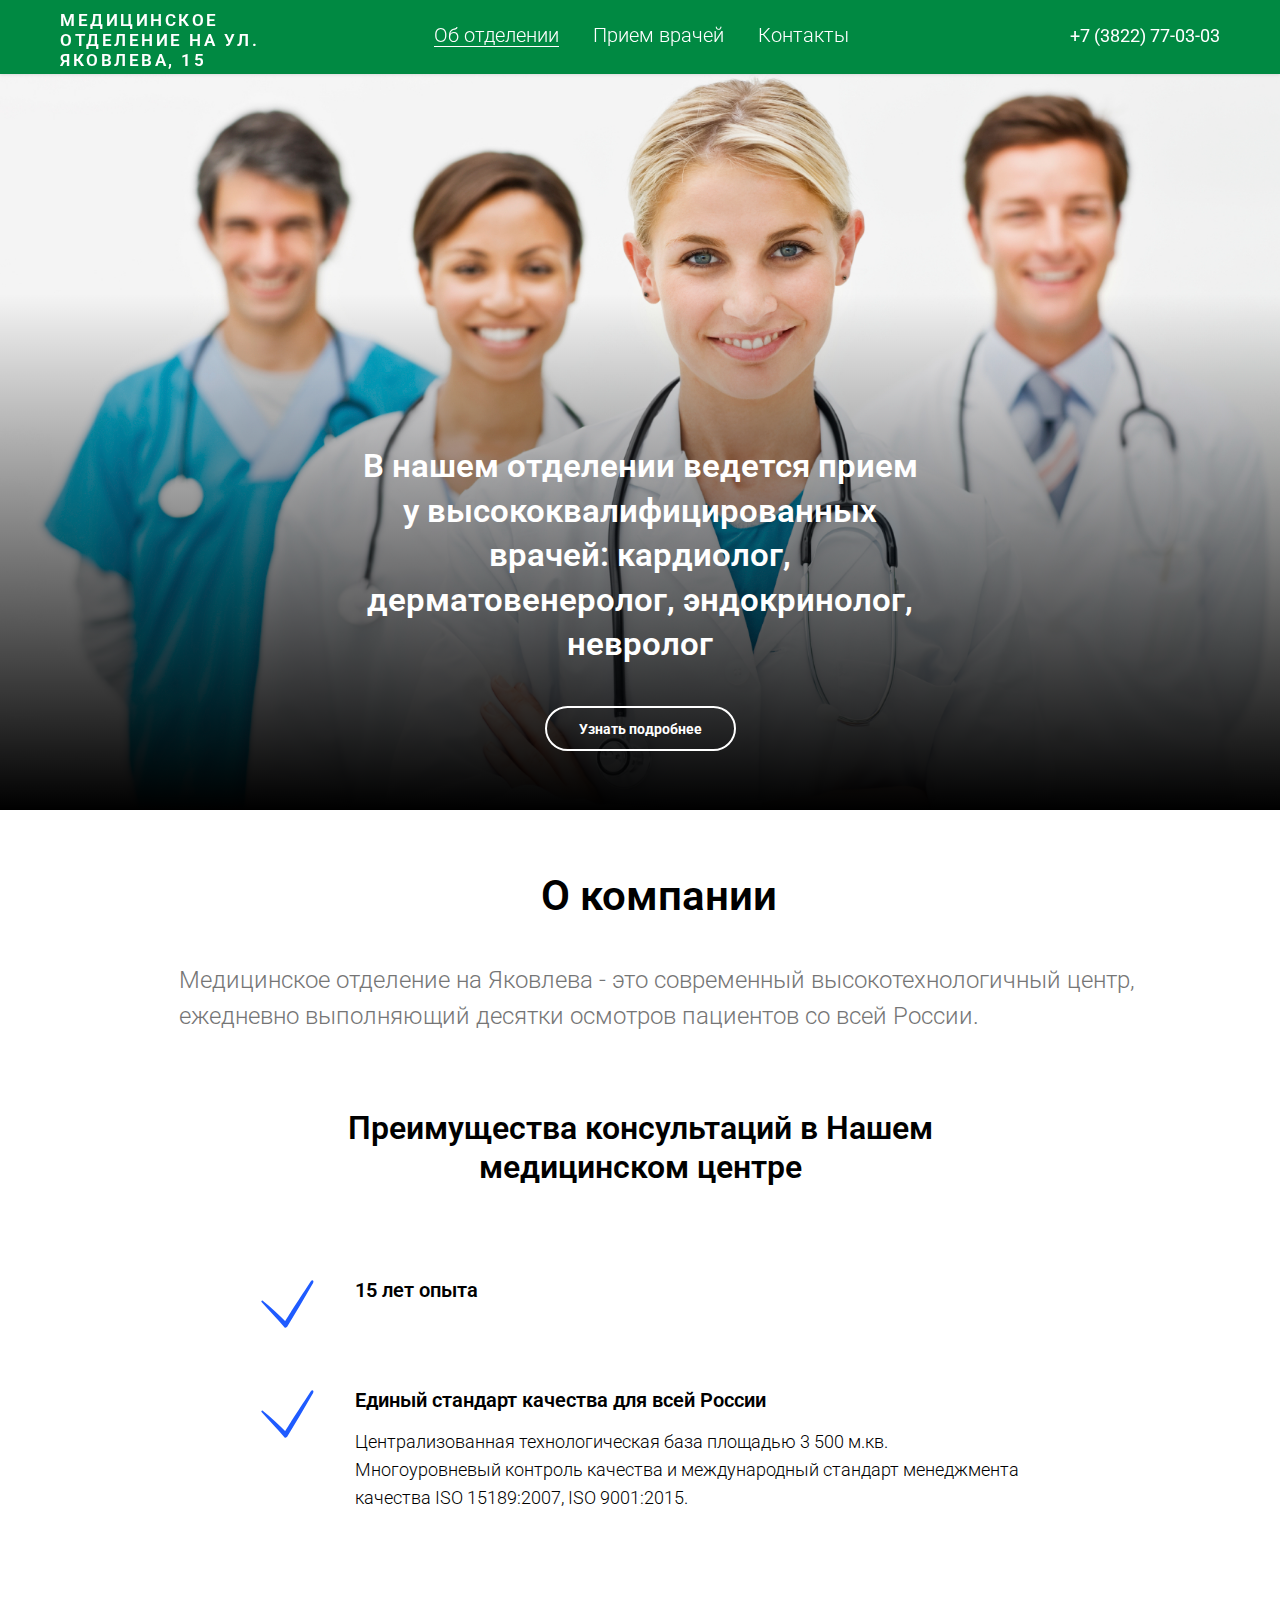
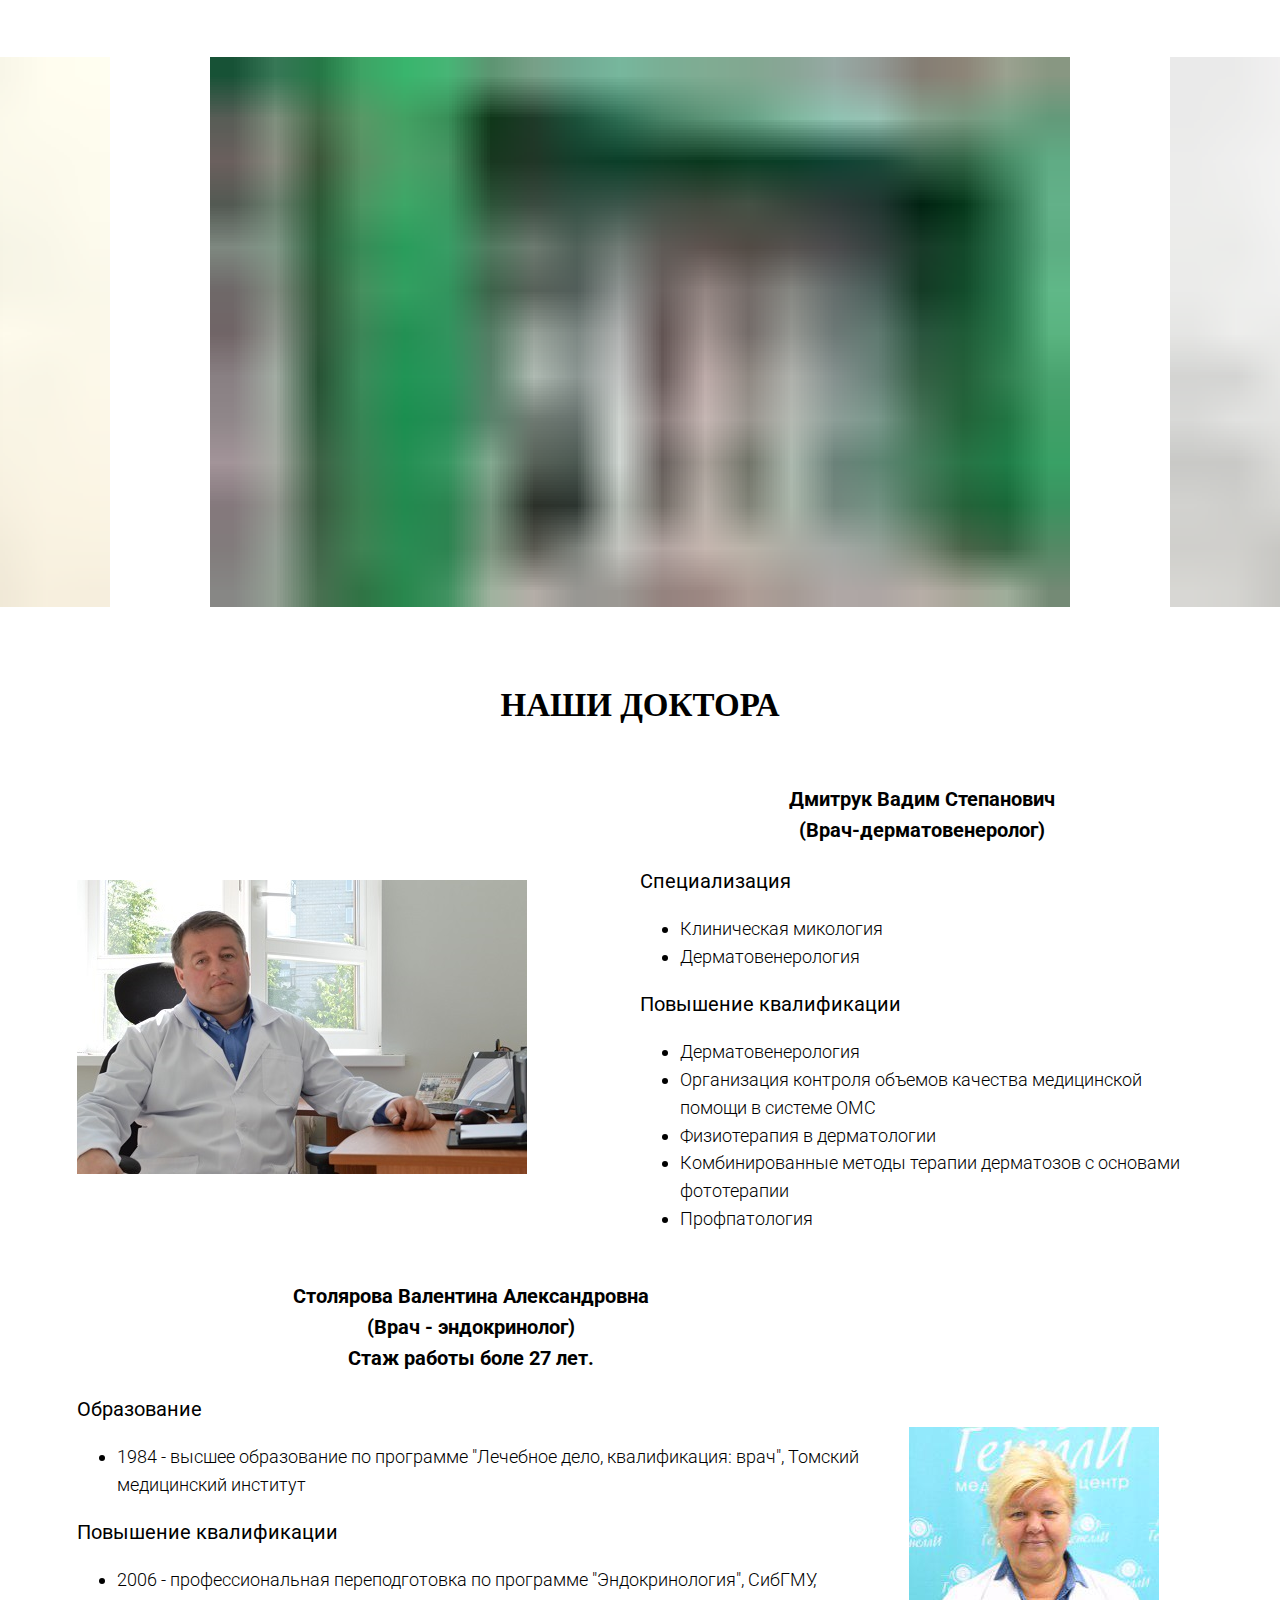
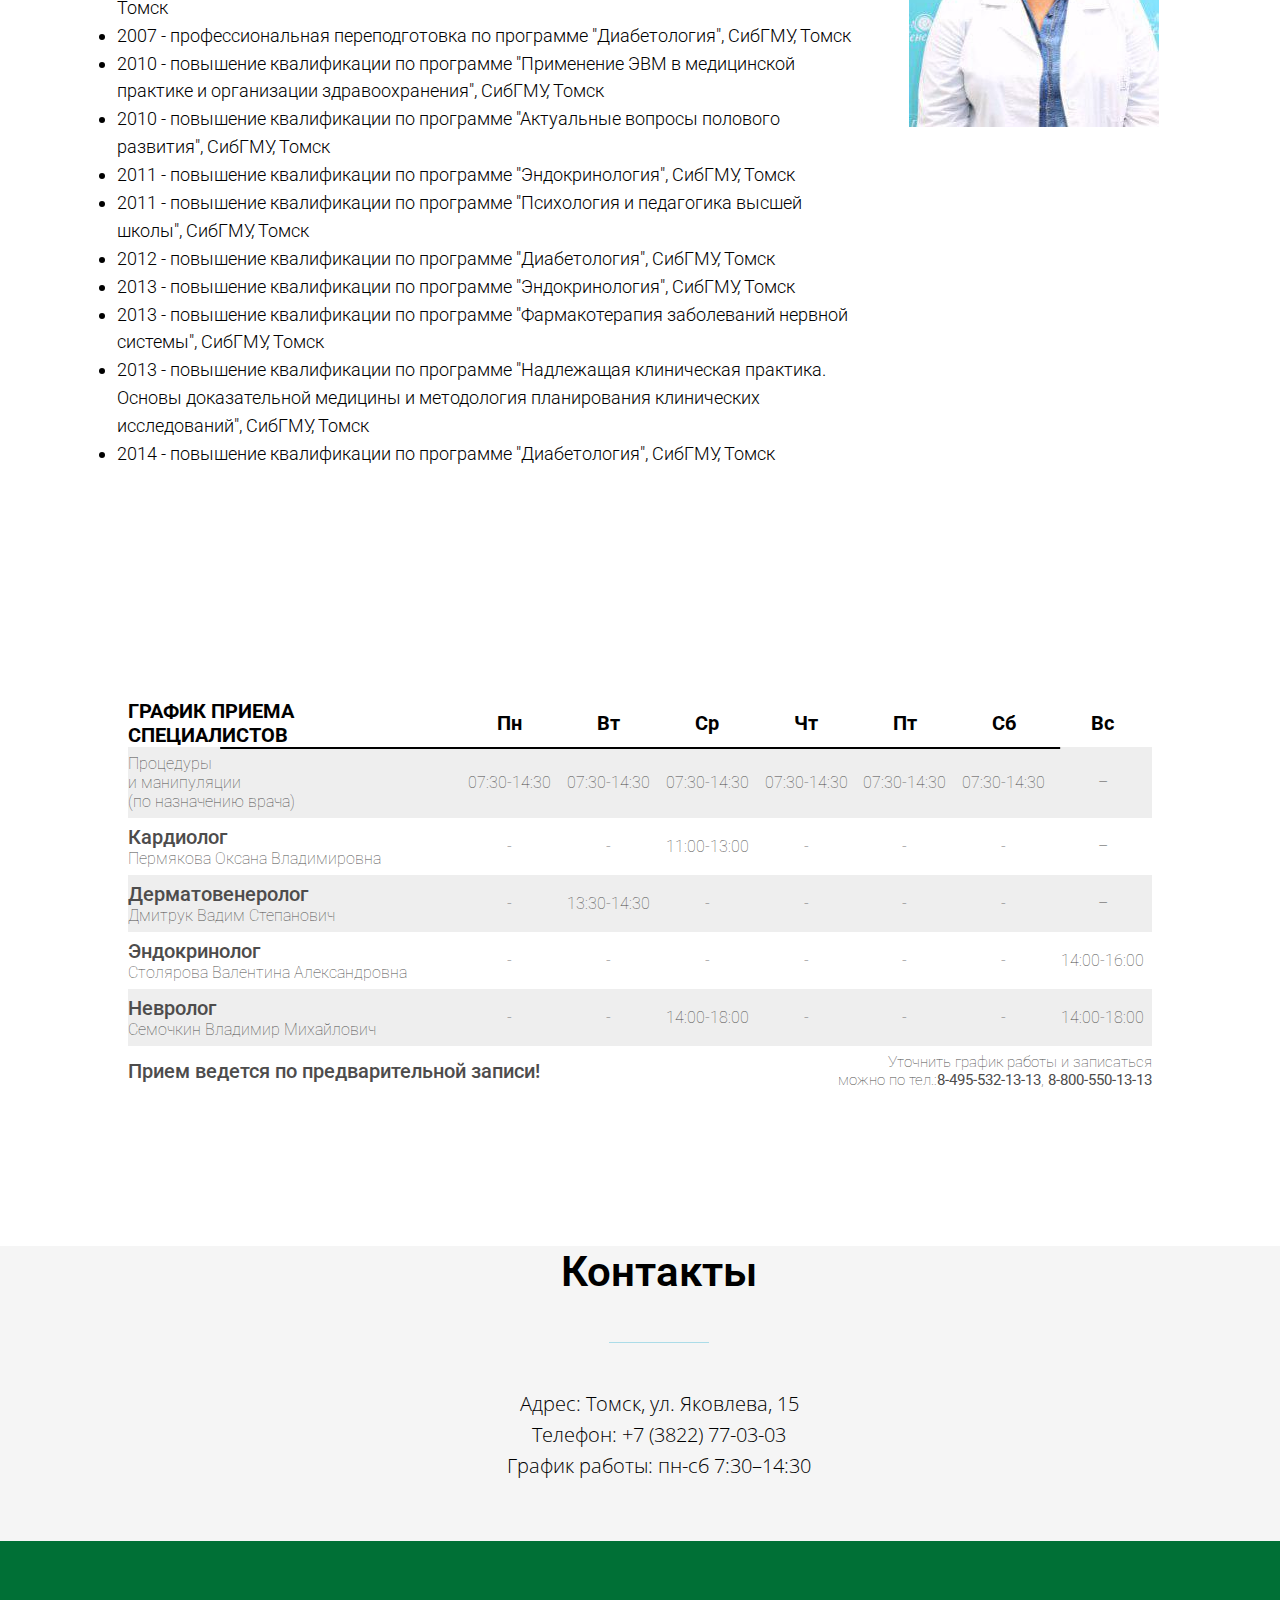
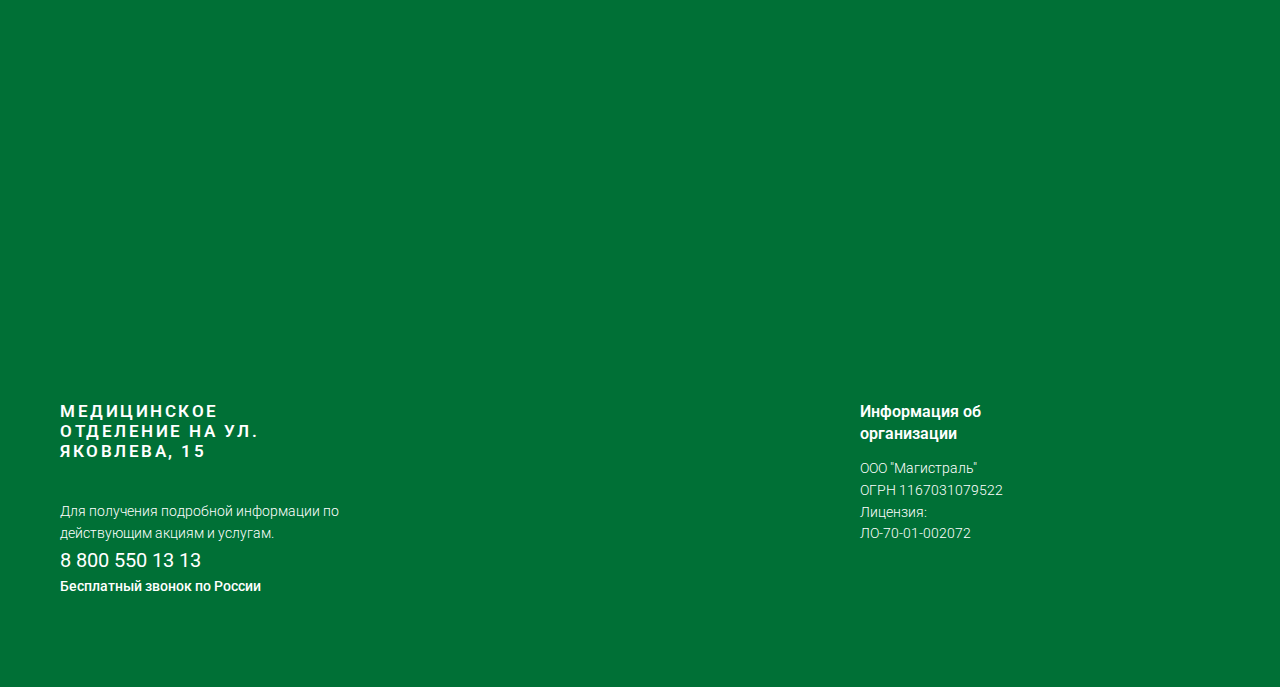
<file: index.html>
<!DOCTYPE html>
<html>

<head>
    <meta charset="utf-8" />
    <meta http-equiv="Content-Type" content="text/html; charset=utf-8" />
    <meta name="viewport" content="width=device-width, initial-scale=1.0" />
    <title>Гемотест</title>
    <meta property="og:url" content="http://gemotest.tilda.ws" />
    <meta property="og:title" content="Гемотест" />
    <meta property="og:description" content="Гемотест" />
    <meta property="og:type" content="website" />
    <meta property="og:image" content="images/tild3237-6563-4432-a133-646138343233__logo.png" />
    <meta property="fb:app_id" content="257953674358265" />
    <meta name="format-detection" content="telephone=no" />
    <meta http-equiv="x-dns-prefetch-control" content="on">
    <link rel="dns-prefetch" href="//tilda.ws">
    <link rel="dns-prefetch" href="//static.tildacdn.com">
    <meta name="description" content="Гемотест" />
    <link rel="canonical" href="">
    <link rel="shortcut icon" href="images/tild6533-6361-4839-b064-363536353134__favicon.ico" type="image/x-icon" />
    <!-- Assets -->
    <link rel="stylesheet" href="css/tilda-grid-3.0.min.css" type="text/css" media="all" />
    <link rel="stylesheet" href="css/tilda-blocks-2.12.css?t=1504328958" type="text/css" media="all" />
    <link rel="stylesheet" href="css/tilda-slds-1.4.min.css" type="text/css" media="all" />
    <link rel="stylesheet" href="css/tilda-zoom-2.0.min.css" type="text/css" media="all" />
    <link rel="stylesheet" href="css/style.css">
    <script src="js/jquery-1.10.2.min.js"></script>
    <script src="js/tilda-scripts-2.8.min.js"></script>
    <script src="js/tilda-blocks-2.7.js?t=1504328958"></script>
    <script src="js/tilda-slds-1.4.min.js"></script>
    <script src="js/hammer.min.js"></script>
    <script src="js/tilda-zoom-2.0.min.js"></script>
    <script src="js/tilda-map-1.0.min.js"></script>
    <script src="js/lazyload-1.3.min.js"></script>
</head>

<body class="t-body" style="margin:0;">
    <!--allrecords-->
    <div id="allrecords" class="t-records" data-hook="blocks-collection-content-node" data-tilda-project-id="356022" data-tilda-page-id="1477210" data-tilda-page-alias="gemotest" data-tilda-formskey="2036a9f0e2ed6101fc1007e3dff6a0c0">
        <div id="rec30292166" class="r t-rec" style=" " data-animationappear="off" data-record-type="257">
            <!-- T228 -->
            <div id="nav30292166marker"></div>
            <div class="t228__mobile">
                <div class="t228__mobile_container">
                    <div class="t228__mobile_text t-name t-name_md" field="text">Гемотест</div>
                    <div class="t228__burger"> <span></span> <span></span> <span></span> <span></span> </div>
                </div>
            </div>
            <div id="nav30292166" class="t228 t228__hidden t228__positionfixed " style="background-color: rgba(0,137,66,1); height:74px; box-shadow: 0px 1px 3px rgba(0,0,0,0.10);" data-bgcolor-hex="#008942" data-bgcolor-rgba="rgba(0,137,66,1)" data-navmarker="nav30292166marker" data-appearoffset="" data-bgopacity-two="" data-menushadow="10" data-bgopacity="1" data-menu-items-align="center" data-menu="yes">
                <div class="t228__maincontainer t228__c12collumns" style="height:60px;">
                    <div class="t228__padding40px"></div>
                    <div class="t228__leftside">
                        <div class="t228__leftcontainer style="max-width: 278px;""><a href="http://tilda.cc" style="color:#fff;font-size:17px;font-weight:600;letter-spacing:2.5px;text-transform:uppercase;padding-top:10px; display: block;font-family: 'Roboto', sans-serif;"><span>Медицинское отделение на ул. Яковлева, 15</span></a></div>
                    </div>
                    <div class="t228__centerside ">
                        <div class="t228__centercontainer">
                            <ul class="t228__list t228__list_hidden">
                                <li class="t228__list_item"><a class="t-menu__link-item" href="#about" style="color:#ffffff;font-size:20px;font-weight:300;" data-menu-item-number="1">Об отделении</a></li>
                                <li class="t228__list_item"><a class="t-menu__link-item" href="#services" style="color:#ffffff;font-size:20px;font-weight:300;" data-menu-item-number="2">Прием врачей</a></li>
                                <li class="t228__list_item"><a class="t-menu__link-item" href="#contacts" style="color:#ffffff;font-size:20px;font-weight:300;" data-menu-item-number="3">Контакты</a></li>
                            </ul>
                        </div>
                    </div>
                    <div class="t228__rightside">
                        <div class="t228__rightcontainer">
                            <div class="t228__right_descr"><a style="color:#ffffff;font-size:18px;font-weight:400;" href="tel:83822770303">+7 (3822) 77-03-03</a></div>
                        </div>
                    </div>
                    <div class="t228__padding40px"></div>
                </div>
            </div>
            <style>
                @media screen and (max-width: 980px) {
                    #rec30292166 .t228__leftcontainer {
                        padding: 20px;
                    }
                }

                @media screen and (max-width: 980px) {
                    #rec30292166 .t228__imglogo {
                        padding: 20px 0;
                    }
                }

            </style>
            <script type="text/javascript">
                $(document).ready(function() {
                    t228_highlight();
                    t228_checkAnchorLinks('30292166');
                });
                $(window).resize(function() {
                    t228_setWidth('30292166');
                });
                $(window).load(function() {
                    t228_setWidth('30292166');
                });
                $(document).ready(function() {
                    t228_setWidth('30292166');
                });
                $(window).resize(function() {
                    t228_setBg('30292166');
                });
                $(document).ready(function() {
                    t228_setBg('30292166');
                });

            </script>
            <script type="text/javascript">
                $(document).ready(function() {
                    t228_createMobileMenu('30292166');
                });

            </script>
            <style>
                #rec30292166 .t-menu__link-item {
                    -webkit-transition: all 0.3s ease-in-out;
                    transition: all 0.3s ease-in-out;
                    position: relative;
                }

                #rec30292166 .t-menu__link-item::after {
                    content: '';
                    position: absolute;
                    left: 0;
                    bottom: 20%;
                    opacity: 0;
                    width: 100%;
                    height: 100%;
                    border-bottom: 0px solid #ffffff;
                    -webkit-box-shadow: inset 0px -1px 0px 0px #ffffff;
                    -moz-box-shadow: inset 0px -1px 0px 0px #ffffff;
                    box-shadow: inset 0px -1px 0px 0px #ffffff;
                    -webkit-transition: all 0.3s ease;
                    transition: all 0.3s ease;
                }

                #rec30292166 .t-menu__link-item.t-active {
                    color: #ffffff !important;
                    opacity: 1 !important;
                }

                #rec30292166 .t-menu__link-item.t-active::after {
                    opacity: 1;
                    bottom: -0px;
                    border-bottom: 0px solid #ffffff;
                    -webkit-box-shadow: inset 0px -1px 0px 0px #ffffff;
                    -moz-box-shadow: inset 0px -1px 0px 0px #ffffff;
                    box-shadow: inset 0px -1px 0px 0px #ffffff;
                }

                #rec30292166 .t-menu__link-item:not(.t-active):not(.tooltipstered):hover {
                    opacity: 1 !important;
                }

                #rec30292166 .t-menu__link-item:not(.t-active):not(.tooltipstered):hover::after {
                    opacity: 1;
                    bottom: -0px;
                }

                @supports (overflow:-webkit-marquee) and (justify-content:inherit) {
                    #rec30292166 .t-menu__link-item,
                    #rec30292166 .t-menu__link-item.t-active {
                        opacity: 1 !important;
                    }
                }

            </style>
            <!--[if IE 8]><style>#rec30292166 .t228 { filter: progid:DXImageTransform.Microsoft.gradient(startColorStr='#D9008942', endColorstr='#D9008942');
}</style><![endif]-->
        </div>
        <div id="rec30694716" class="r t-rec t-rec_pb_0" style="padding-bottom:0px;background-color:#222222; " data-animationappear="off" data-record-type="675" data-bg-color="#222222">
            <!-- t675 -->
            <div class="t675 ">
                <div class="t-slds">
                    <div class="t-container_100 t-slds__main">
                        <div class="t-slds__container">
                            <div class="t-slds__items-wrapper t-slds_animated-none" data-slider-transition="300" data-slider-correct-height="true" data-auto-correct-mobile-width="false">
                                <div class="t-slds__item t-slds__item_active" data-slide-index="1" itemscope itemtype="http://schema.org/ImageObject">
                                    <meta itemprop="image" content="images/tild6637-3165-4839-b738-656139316561__23.jpg">
                                    <div class="t-slds__wrapper t-align_center t-slds__bgimg t-bgimg" data-original="images/medical1.jpg" style="height: 90vh;background-image: url('images/medical1.jpg');background-position-y: 23px;">
                                        <div class="t675__wrapper" style="background-image: -moz-linear-gradient(top, rgba(0,0,0,0), rgba(0,0,0,1)); background-image: -webkit-linear-gradient(top, rgba(0,0,0,0), rgba(0,0,0,1)); background-image: -o-linear-gradient(top, rgba(0,0,0,0), rgba(0,0,0,1)); background-image: -ms-linear-gradient(top, rgba(0,0,0,0), rgba(0,0,0,1));">
                                            <div class="t-container">
                                                <div class="t675__textwrapper t-col t-col_6 t-prefix_3 t-align_center">
                                                    <div class="t675__title t-name t-name_sm" field="li_title__1492791605868" itemprop="name" style="">
                                                        <div style="font-size:33px;text-align:center;" data-customstyle="yes">В нашем отделении ведется прием у высококвалифицированных врачей: кардиолог, дерматовенеролог, эндокринолог, невролог</div>
                                                    </div>    
                                                    <div class="t675__descr t-descr t-descr_xs" field="li_descr__1492791605868" itemprop="description" style="font-weight:400;">
<!--                                                        <div style="font-size:18px;" data-customstyle="yes">Биохимия крови – один из самых распространенных и информативных анализов, который даст первичную оценку работы внутренних органов <strong>(печени, почек, поджелудочной железы, желчного пузыря и других органов)</strong> и информацию об обмене веществ.</div>-->
                                                    </div>
                                                    <a href="http://project356022.tilda.ws/#discounts" target="" class="t675__btn t-btn t-btn_sm" style="color:#ffffff;border:2px solid #ffffff;border-radius:50px; -moz-border-radius:50px; -webkit-border-radius:50px;">
                                                        <table style="width:100%; height:100%;">
                                                            <tr>
                                                                <td>Узнать подробнее</td>
                                                            </tr>
                                                        </table>
                                                    </a>
                                                </div>
                                            </div>
                                        </div>
                                    </div>
                                </div>
                            </div>
                            <div class="t-slds__arrow_container">
                                <div class="t-slds__arrow_wrapper t-slds__arrow_wrapper-left" data-slide-direction="left">
                                    <div class="t-slds__arrow t-slds__arrow-left t-slds__arrow-withbg" style="width: 30px; height: 30px;background-color: rgba(255,255,255,1);">
                                        <div class="t-slds__arrow_body t-slds__arrow_body-left" style="width: 7px;"> <svg style="display: block" viewBox="0 0 7.3 13" xmlns="http://www.w3.org/2000/svg" xmlns:xlink="http://www.w3.org/1999/xlink"> <desc>Left</desc> <polyline fill="none" stroke="#000000" stroke-linejoin="butt" stroke-linecap="butt" stroke-width="1" points="0.5,0.5 6.5,6.5 0.5,12.5" /> </svg> </div>
                                    </div>
                                </div>
                                <div class="t-slds__arrow_wrapper t-slds__arrow_wrapper-right" data-slide-direction="right">
                                    <div class="t-slds__arrow t-slds__arrow-right t-slds__arrow-withbg" style="width: 30px; height: 30px;background-color: rgba(255,255,255,1);">
                                        <div class="t-slds__arrow_body t-slds__arrow_body-right" style="width: 7px;"> <svg style="display: block" viewBox="0 0 7.3 13" xmlns="http://www.w3.org/2000/svg" xmlns:xlink="http://www.w3.org/1999/xlink"> <desc>Right</desc> <polyline fill="none" stroke="#000000" stroke-linejoin="butt" stroke-linecap="butt" stroke-width="1" points="0.5,0.5 6.5,6.5 0.5,12.5" /> </svg> </div>
                                    </div>
                                </div>
                            </div>
                            <div class="t-slds__bullet_wrapper">
                                <div class="t-slds__bullet t-slds__bullet_active" data-slide-bullet-for="1">
                                    <div class="t-slds__bullet_body" style="width: 10px; height: 10px;background-color: #222222;border: 2px solid #ffffff;"></div>
                                </div>
                            </div>
                        </div>
                    </div>
                </div>
            </div>
            <script type="text/javascript">
                $(document).ready(function() {
                    t_sldsInit('30694716');
                    t675_init('30694716');
                });
                var fireRefreshEventOnWindow = function() {
                    var evt = document.createEvent("HTMLEvents");
                    evt.initEvent('resize', true, false);
                    window.dispatchEvent(evt);
                };
                $('.t675').bind('displayChanged', function() {
                    fireRefreshEventOnWindow();
                });

            </script>
            <style type="text/css">
                #rec30694716 .t-slds__bullet_active .t-slds__bullet_body {
                    background-color: #ffffff !important;
                }

                #rec30694716 .t-slds__bullet:hover .t-slds__bullet_body {
                    background-color: #ffffff !important;
                }

            </style>
        </div>
        <div id="rec30292170" class="r t-rec t-rec_pt_0 t-rec_pb_0" style="padding-top:0px;padding-bottom:0px; " data-record-type="215"><a name="about" style="font-size:0;"></a></div>
        <div id="rec30292172" class="r t-rec t-rec_pt_60 t-rec_pb_75" style="padding-top:60px;padding-bottom:75px; " data-record-type="467">
            <!-- T467 -->
            <div class="t467">
                <div class="t-container t-align_center">
                    <div class="t-col t-col_10 t-prefix_1">
                        <div class="t467__title t-title t-title_lg t-margin_auto" field="title" style="font-size:42px;">О компании</div>
                        <div class="t467__descr t-descr t-descr_xl t-margin_auto" field="descr" style="color:#757575;font-size:24px;">
                            <div style="text-align:left;" data-customstyle="yes">Медицинское отделение на Яковлева - это современный высокотехнологичный центр, ежедневно выполняющий десятки осмотров  пациентов со всей России.</div>
                        </div>
                    </div>
                </div>
            </div>
        </div>
<!--        <div id="rec30806246" class="r t-rec t-rec_pt_15 t-rec_pb_60" style="padding-top:15px;padding-bottom:60px; " data-record-type="508">-->
            <!-- t508 -->
            <div class="t508">
                <div class="t-section__container t-container">
                    <div class="t-col t-col_12">
                        <div class="t-section__topwrapper t-align_center">
                            <div class="t-section__title t-title t-title_xs " field="btitle">Преимущества консультаций в Нашем <br>медицинском центре</div>
                        </div>
                    </div>
                </div>
                <div class="t-container">
<!--
                    <div class="t-col t-col_8 t-prefix_2 t-item ">
                        <div class="t-cell t-valign_top"> <svg class="t508__checkmark" style="" fill="#1f5bff" xmlns="http://www.w3.org/2000/svg" viewBox="0 0 31.8 31.8"><path d="M.9 14.5C5.2 19.4 9.8 24 14.1 29c.4.5 1.3.3 1.6-.2 5.1-8.4 10.1-16.8 15-25.4.7-1.2-.5-2.1-1.3-.9C19.3 18 19 18.4 13.9 26.7c.5-.1 1.1-.1 1.6-.2-4.4-4.8-8.9-8.6-13.9-12.8-.4-.4-1.1.3-.7.8z"/></svg> </div>
                        <div class="t508__textwrapper t-cell t-valign_top" style="">
                            <div class="t-name t-name_md t508__bottommargin" style="" field="li_title__1476889049104">Широкие возможности диагностики</div>
                            <div class="t-descr t-descr_sm" style="" field="li_descr__1476889049104">Более 3 000 видов лабораторных исследований по всем направлениям. Уникальные технологии диагностики и собственная научно-производственная база.</div>
                        </div>
                    </div>
                    <div class="t-clear t508__separator" style=""></div>
-->
                    <div class="t-col t-col_8 t-prefix_2 t-item ">
                        <div class="t-cell t-valign_top"> <svg class="t508__checkmark" style="" fill="#1f5bff" xmlns="http://www.w3.org/2000/svg" viewBox="0 0 31.8 31.8"><path d="M.9 14.5C5.2 19.4 9.8 24 14.1 29c.4.5 1.3.3 1.6-.2 5.1-8.4 10.1-16.8 15-25.4.7-1.2-.5-2.1-1.3-.9C19.3 18 19 18.4 13.9 26.7c.5-.1 1.1-.1 1.6-.2-4.4-4.8-8.9-8.6-13.9-12.8-.4-.4-1.1.3-.7.8z"/></svg> </div>
                        <div class="t508__textwrapper t-cell t-valign_top" style="">
                            <div class="t-name t-name_md t508__bottommargin" style="" field="li_title__1476889075209">15 лет опыта</div>
                            <div class="t-descr t-descr_sm" style="" field="li_descr__1476889075209"></div>
                        </div>
                    </div>
                    <div class="t-clear t508__separator" style=""></div>

                    <div class="t-col t-col_8 t-prefix_2 t-item ">
                        <div class="t-cell t-valign_top"> <svg class="t508__checkmark" style="" fill="#1f5bff" xmlns="http://www.w3.org/2000/svg" viewBox="0 0 31.8 31.8"><path d="M.9 14.5C5.2 19.4 9.8 24 14.1 29c.4.5 1.3.3 1.6-.2 5.1-8.4 10.1-16.8 15-25.4.7-1.2-.5-2.1-1.3-.9C19.3 18 19 18.4 13.9 26.7c.5-.1 1.1-.1 1.6-.2-4.4-4.8-8.9-8.6-13.9-12.8-.4-.4-1.1.3-.7.8z"/></svg> </div>
                        <div class="t508__textwrapper t-cell t-valign_top" style="">
                            <div class="t-name t-name_md t508__bottommargin" style="" field="li_title__1476889079427">Единый стандарт качества для всей России
</div>
                            <div class="t-descr t-descr_sm" style="" field="li_descr__1476889079427">Централизованная технологическая база площадью
3 500 м.кв. Многоуровневый контроль качества и международный стандарт менеджмента качества ISO 15189:2007, ISO 9001:2015.</div>
                        </div>
                    </div>
                    <div class="t-clear t508__separator" style=""></div>

<!--
                    <div class="t-col t-col_8 t-prefix_2 t-item ">
                        <div class="t-cell t-valign_top"> <svg class="t508__checkmark" style="" fill="#1f5bff" xmlns="http://www.w3.org/2000/svg" viewBox="0 0 31.8 31.8"><path d="M.9 14.5C5.2 19.4 9.8 24 14.1 29c.4.5 1.3.3 1.6-.2 5.1-8.4 10.1-16.8 15-25.4.7-1.2-.5-2.1-1.3-.9C19.3 18 19 18.4 13.9 26.7c.5-.1 1.1-.1 1.6-.2-4.4-4.8-8.9-8.6-13.9-12.8-.4-.4-1.1.3-.7.8z"/></svg> </div>
                        <div class="t508__textwrapper t-cell t-valign_top" style="">
                            <div class="t-name t-name_md t508__bottommargin" style="" field="li_title__1476889085397">Единый стандарт качества для всей России</div>
                            <div class="t-descr t-descr_sm" style="" field="li_descr__1476889085397"><br />Централизованная технологическая база площадью<br />3 500 м.кв. Многоуровневый контроль качества и международный стандарт менеджмента качества ISO 15189:2007, ISO 9001:2015.</div>
                        </div>
                    </div>
-->
                </div>
            </div>
        </div>
        <div id="rec30692892" class="r t-rec t-rec_pt_90 t-rec_pb_0" style="padding-top:90px;padding-bottom:0px; " data-animationappear="off" data-record-type="604">
            <div class="t604">
                <div class="t-slds" style="visibility: hidden;">
                    <div class="t-container t-slds__main">
                        <div class="t-slds__container t-width t-width_10 t-margin_auto">
                            <div class="t-slds__items-wrapper t-slds_animated-fast t-slds__witharrows" data-slider-transition="300" data-slider-with-cycle="true" data-slider-correct-height="false" data-auto-correct-mobile-width="false" data-slider-arrows-nearpic="yes">
                                <div class="t-slds__item t-slds__item_active" data-slide-index="1">
                                    <div class="t-width t-width_9 t-margin_auto" itemscope itemtype="http://schema.org/ImageObject">
                                        <div class="t-slds__wrapper t-align_center">
                                            <meta itemprop="image" content="images/tild6233-3163-4866-a435-313565323731__12.jpg">
                                            <div class="t604__imgwrapper" bgimgfield="gi_img__0">
                                                <div class="t-slds__bgimg t-bgimg" data-original="images/tild6233-3163-4866-a435-313565323731__12.jpg" style="background-image: url('images/tild6233-3163-4866-a435-313565323731__-__resize__20x__12.jpg');"></div>
                                                <div class="t604__separator" data-slider-image-width="860" data-slider-image-height="550"></div>
                                            </div>
                                        </div>
                                    </div>
                                </div>
                                <div class="t-slds__item " data-slide-index="2">
                                    <div class="t-width t-width_9 t-margin_auto" itemscope itemtype="http://schema.org/ImageObject">
                                        <div class="t-slds__wrapper t-align_center">
                                            <meta itemprop="image" content="images/tild6130-6538-4364-a665-633030393635__11.jpg">
                                            <div class="t604__imgwrapper" bgimgfield="gi_img__1">
                                                <div class="t-slds__bgimg t-bgimg" data-original="images/tild6130-6538-4364-a665-633030393635__11.jpg" style="background-image: url('images/tild6130-6538-4364-a665-633030393635__-__resize__20x__11.jpg');"></div>
                                                <div class="t604__separator" data-slider-image-width="860" data-slider-image-height="550"></div>
                                            </div>
                                        </div>
                                    </div>
                                </div>
                                <div class="t-slds__item " data-slide-index="3">
                                    <div class="t-width t-width_9 t-margin_auto" itemscope itemtype="http://schema.org/ImageObject">
                                        <div class="t-slds__wrapper t-align_center">
                                            <meta itemprop="image" content="images/tild6131-3362-4035-b532-313432383866__laboratoriya_gemotes.jpg">
                                            <div class="t604__imgwrapper" bgimgfield="gi_img__2">
                                                <div class="t-slds__bgimg t-bgimg" data-original="images/tild6131-3362-4035-b532-313432383866__laboratoriya_gemotes.jpg" style="background-image: url('images/tild6131-3362-4035-b532-313432383866__-__resize__20x__Laboratoriya_Gemotes.jpg');"></div>
                                                <div class="t604__separator" data-slider-image-width="860" data-slider-image-height="550"></div>
                                            </div>
                                        </div>
                                    </div>
                                </div>
                                <div class="t-slds__item " data-slide-index="4">
                                    <div class="t-width t-width_9 t-margin_auto" itemscope itemtype="http://schema.org/ImageObject">
                                        <div class="t-slds__wrapper t-align_center">
                                            <meta itemprop="image" content="images/tild3234-3839-4232-b139-666562666661__13.jpg">
                                            <div class="t604__imgwrapper" bgimgfield="gi_img__3">
                                                <div class="t-slds__bgimg t-bgimg" data-original="images/tild3234-3839-4232-b139-666562666661__13.jpg" style="background-image: url('images/tild3234-3839-4232-b139-666562666661__-__resize__20x__13.jpg');"></div>
                                                <div class="t604__separator" data-slider-image-width="860" data-slider-image-height="550"></div>
                                            </div>
                                        </div>
                                    </div>
                                </div>
                            </div>
                        </div>
                        <div class="t-slds__arrow_container t-slds__arrow-nearpic">
                            <div class="t-slds__arrow_wrapper t-slds__arrow_wrapper-left" data-slide-direction="left">
                                <div class="t-slds__arrow t-slds__arrow-left t-slds__arrow-withbg" style="width: 40px; height: 40px;background-color: rgba(232,232,232,1);">
                                    <div class="t-slds__arrow_body t-slds__arrow_body-left" style="width: 9px;"> <svg style="display: block" viewBox="0 0 9.3 17" xmlns="http://www.w3.org/2000/svg" xmlns:xlink="http://www.w3.org/1999/xlink"> <desc>Left</desc> <polyline fill="none" stroke="#000000" stroke-linejoin="butt" stroke-linecap="butt" stroke-width="1" points="0.5,0.5 8.5,8.5 0.5,16.5" /> </svg> </div>
                                </div>
                            </div>
                            <div class="t-slds__arrow_wrapper t-slds__arrow_wrapper-right" data-slide-direction="right">
                                <div class="t-slds__arrow t-slds__arrow-right t-slds__arrow-withbg" style="width: 40px; height: 40px;background-color: rgba(232,232,232,1);">
                                    <div class="t-slds__arrow_body t-slds__arrow_body-right" style="width: 9px;"> <svg style="display: block" viewBox="0 0 9.3 17" xmlns="http://www.w3.org/2000/svg" xmlns:xlink="http://www.w3.org/1999/xlink"> <desc>Right</desc> <polyline fill="none" stroke="#000000" stroke-linejoin="butt" stroke-linecap="butt" stroke-width="1" points="0.5,0.5 8.5,8.5 0.5,16.5" /> </svg> </div>
                                </div>
                            </div>
                        </div>
                        <div class="t-slds__bullet_wrapper">
                            <div class="t-slds__bullet t-slds__bullet_active" data-slide-bullet-for="1">
                                <div class="t-slds__bullet_body" style="background-color: #c7c7c7;"></div>
                            </div>
                            <div class="t-slds__bullet " data-slide-bullet-for="2">
                                <div class="t-slds__bullet_body" style="background-color: #c7c7c7;"></div>
                            </div>
                            <div class="t-slds__bullet " data-slide-bullet-for="3">
                                <div class="t-slds__bullet_body" style="background-color: #c7c7c7;"></div>
                            </div>
                            <div class="t-slds__bullet " data-slide-bullet-for="4">
                                <div class="t-slds__bullet_body" style="background-color: #c7c7c7;"></div>
                            </div>
                        </div>
                        <div class="t-slds__caption__container"> </div>
                    </div>
                </div>
            </div>
            <script type="text/javascript">
                $(document).ready(function() {
                    t_sldsInit('30692892');
                    t604_init('30692892');
                    var fireRefreshEventOnWindow = function() {
                        var evt = document.createEvent("HTMLEvents");
                        evt.initEvent('resize', true, false);
                        window.dispatchEvent(evt);
                    };
                    $('.t604').bind('displayChanged', function() {
                        fireRefreshEventOnWindow();
                    });
                });

            </script>
            <style type="text/css">
                #rec30692892 .t-slds__bullet_active .t-slds__bullet_body {
                    background-color: #222 !important;
                }

                #rec30692892 .t-slds__bullet:hover .t-slds__bullet_body {
                    background-color: #222 !important;
                }

            </style>
        </div>
        <section class="ourDoctors">
          <h3>Наши доктора</h3>
           <div class="ourdoctors__doctor doctor doctor1">
          
            <div class="doctor__pictureDoctor">
                <img src="./images/docdmitruck.jpg" alt="Dmitruck">
            </div>
            <div class="doctor__infodoctor infodoctor1">
             <h4>Дмитрук Вадим Степанович<br>(Врач-дерматовенеролог)</h4>
             <span>Специализация</span>
            <Ul>
                <li>Клиническая микология</li>
                <li>Дерматовенерология</li>
            </Ul>
              <span>	
Повышение квалификации</span>
            <Ul>
                <li>Дерматовенерология</li>
                <li>Организация контроля объемов качества медицинской помощи в системе ОМС</li>
                <li>Физиотерапия в дерматологии</li>
                <li>Комбинированные методы терапии дерматозов с основами фототерапии</li>
                <li>Профпатология</li>
            </Ul>
            </div>
            </div>
            <div class="ourdoctors__doctor doctor doctor2">
            <div class="doctor__pictureDoctor">
                <img src="./images/docstolarova.jpg" alt="Stolarova">
            </div>
            <div class="doctor__infodoctor infodoctor2">
            <h4>Столярова Валентина Александровна<br>(Врач - эндокринолог)<br>Стаж работы боле 27 лет.</h4>
                         <span>Образование</span>
                         <ul>
                             <li>1984 - высшее образование по программе "Лечебное дело, квалификация: врач", Томский медицинский институт</li>
                         </ul>
                          <span>Повышение квалификации</span> 
            <ul>
                <li>2006 - профессиональная переподготовка по программе "Эндокринология", СибГМУ, Томск </li>
                <li>2007 - профессиональная переподготовка по программе "Диабетология", СибГМУ, Томск</li>
                <li>2010 - повышение квалификации по программе "Применение ЭВМ в медицинской практике и организации здравоохранения", СибГМУ, Томск </li>
                <li>2010 - повышение квалификации по программе "Актуальные вопросы полового развития", СибГМУ, Томск</li>
                <li>2011 - повышение квалификации по программе "Эндокринология", СибГМУ, Томск </li>
                <li>2011 - повышение квалификации по программе "Психология и педагогика высшей школы", СибГМУ, Томск </li>
                <li>2012 - повышение квалификации по программе "Диабетология", СибГМУ, Томск </li>
                <li>2013 - повышение квалификации по программе "Эндокринология", СибГМУ, Томск </li>
                <li>2013 - повышение квалификации по программе "Фармакотерапия заболеваний нервной системы", СибГМУ, Томск </li>
                <li>2013 - повышение квалификации по программе "Надлежащая клиническая практика. Основы доказательной медицины и методология планирования клинических исследований", СибГМУ, Томск </li>
                <li>2014 - повышение квалификации по программе "Диабетология", СибГМУ, Томск</li>
            </ul>
            </div>
            </div>
        </section>
        <div id="rec30292178" class="r t-rec t-rec_pb_0" style="padding-bottom:0px; " data-record-type="215"><a name="services" style="font-size:0;"></a></div>
        <div id="rec30292180" class="r t-rec t-rec_pt_90 t-rec_pb_30" style="padding-top:90px;padding-bottom:30px; " data-record-type="255">
            <!-- T225 -->
            <div class="t225">
                <div class="t-container t-align_center">
                    <div class="t-col t-col_8 t-prefix_2">
                        <div class="t225__title t-title t-title_md" field="title" style="font-size:42px;">Прием врачей</div>
<!--                        <div class="t225__descr t-descr t-descr_xxl" field="descr" style="font-size:24px;">-->
<!--                            <div style="color:#757575;" data-customstyle="yes">Ограничения по приему биоматериалов.</div>-->
                        </div>
                    </div>
                </div>
            </div>
     
<!--        <div id="rec30292184" class="r t-rec t-rec_pt_0 t-rec_pb_60" style="padding-top:0px;padding-bottom:60px; " data-record-type="191">-->
            <!-- T142 -->
<!--
            <div class="t142">
                <div class="t-container_100">
                    <div class="t142__wrapone">
                        <div class="t142__wraptwo">
                            <a href="https://www.gemotest.ru/upload/medialibrary/Blanks/Ogranicheniya/Spisok%20ogranichenii.doc" target="" class="">
                                <div class="t-btn t142__submit " style="color:#ffffff;background-color:#008942;border-radius:100px; -moz-border-radius:100px; -webkit-border-radius:100px;">Скачать перечень ограничений</div>
                            </a>
                        </div>
                    </div>
                </div>
            </div>
-->
            <script type="text/javascript">
                $(document).ready(function() {
                    t142_checkSize('30292184');
                });

            </script>
            
            <style>
                #rec30292184 .t-btn:hover {
                    background-color: #00c25e !important;
                    color: #ffffff !important;
                }

                #rec30292184 .t-btn {
                    -webkit-transition: background-color 0.2s ease-in-out, color 0.2s ease-in-out, border-color 0.2s ease-in-out, box-shadow 0.2s ease-in-out;
                    transition: background-color 0.2s ease-in-out, color 0.2s ease-in-out, border-color 0.2s ease-in-out, box-shadow 0.2s ease-in-out;
                }

            </style>
        
<!--        <div id="rec30384696" class="r t-rec t-rec_pt_45 t-rec_pb_60" style="padding-top:45px;padding-bottom:60px; " data-record-type="431">-->
            <!-- t431 -->
            <!--color5 — table head border color-->
           
<!--
            <script type="text/javascript">
                $(document).ready(function() {
                    var t431__tablehead = $('#rec' + '30384696' + ' .t431 .t-container .t431__data-part1').html();
                    var t431__tablebody = $('#rec' + '30384696' + ' .t431 .t-container .t431__data-part2').html();
                    var t431__btnstyles = $('#rec' + '30384696' + ' .t431 .t-container .t431__data-part1').attr('data-btn-style');
                    var t431__tdstyles = 'font-size: inherit; border-width: 1px 0px 1px 0px; border-color: #d9d9d9; color: #4d4c4c;';
                    var t431__thstyles = 'font-size: inherit; background: ; border-width: 0px 0px 1px 0px; border-color: #000000; color: ; font-size: ; font-family: ; font-weight: ;';
                    var t431__oddrowstyles = 'background: #ffffff';
                    var t431__evenrowstyles = 'background: #eeeeee';
                    t431_createTable('30384696', t431__tablehead, t431__tablebody, '25%;20%;15%;15%;25%', '', t431__btnstyles, t431__tdstyles, t431__thstyles, t431__oddrowstyles, t431__evenrowstyles);
                    if ('' && $('#rec' + '30384696' + ' .t431 .t-container .t431__data-part2').html().length > 0) {
                        setTimeout(function() {
                            t431_setHeadWidth('30384696');
                        }, 200);
                    }
                }); // change the width of thead cells when window resizes if('' && $('#rec'+'30384696'+' .t431 .t-container .t431__data-part2').html().length>0) { var t431__doResize; $(window).resize(function(){ t431_setHeadWidth('30384696'); clearTimeout(t431__doResize); t431__doResize = setTimeout(function() { t431_setHeadWidth('30384696'); }, 100); }); }

            </script>
-->
<!--        </div>-->
<!--        <div id="rec30387414" class="r t-rec t-rec_pt_0 t-rec_pb_90" style="padding-top:0px;padding-bottom:90px; " data-record-type="431">-->
            <!-- t431 -->
            <!--color5 — table head border color-->
<!--
            <div class="t431">
                <div class="t-container">
                    <div class="t-col t-col_10 t-prefix_1 t431__tdscale_1 t-text t-text_sm t-align_left t431__mobilescroll">
                        <div class="t431__wrapper-for-mobile">
                            <div class="t431__table-wapper" data-auto-correct-mobile-width="false">
                                <table class="t431__table " style=""> </table>
                            </div>
                        </div>
                        <div class="t431__data-part1" data-btn-style="color:#ffffff;border:0px solid #000000;background-color:#000000;border-radius:21px; -moz-border-radius:21px; -webkit-border-radius:21px;" style="display: none;">ГРАФИК ПРИЕМА СПЕЦИАЛИСТОВ;Пн;Вт;Ср;Чт;Пт;Сб;Вс</div>
                        <div class="t431__data-part2" style="display: none;">Процедуры и манипуляции (по назначению врача);07:30-14:30;07:30-14:30;07:30-14:30;07:30-14:30;07:30-14:30;07:30-14:30;–</div>
                    </div>
                </div>
            </div>
-->
           <table class="timetable">
	<thead class="timetable__tablehead tablehead ">
		<tr>
			<th>ГРАФИК ПРИЕМА<br> СПЕЦИАЛИСТОВ</th>
			<th>Пн</th>
			<th class="numeric">Вт</th>
			<th class="numeric">Ср</th>
			<th class="numeric">Чт</th>
			<th class="numeric">Пт</th>
			<th class="numeric">Сб</th>
			<th class="numeric">Вс</th>
		</tr>
	</thead>
	<tbody class="timetable__tablebody tablebody">
		<tr class="tablebody__cell cell greyback">
			<td>Процедуры<br> и манипуляции<br> (по назначению врача)</td>
			<td class="numeric">07:30-14:30</td>
			<td class="numeric">07:30-14:30</td>
			<td class="numeric">07:30-14:30</td>
			<td class="numeric">07:30-14:30</td>
			<td class="numeric">07:30-14:30</td>
			<td class="numeric">07:30-14:30</td>
			<td class="numeric">–</td>
		</tr>
	</tbody>
	<tbody class="timetable__tablebody tablebody">
		<tr class="tablebody__cell cell">
			<td><span class="cell__services">Кардиолог</span><br>Пермякова Оксана Владимировна</td>
			<td class="numeric">-</td>
			<td class="numeric">-</td>
			<td class="numeric">11:00-13:00</td>
			<td class="numeric">-</td>
			<td class="numeric">-</td>
			<td class="numeric">-</td>
			<td class="numeric">–</td>
		</tr>
	</tbody>
	<tbody class="timetable__tablebody tablebody greyback">
		<tr class="tablebody__cell cell">
			<td><span class="cell__services">Дерматовенеролог</span><br>Дмитрук Вадим Степанович</td>
			<td class="numeric">-</td>
			<td class="numeric">13:30-14:30</td>
			<td class="numeric">-</td>
			<td class="numeric">-</td>
			<td class="numeric">-</td>
			<td class="numeric">-</td>
			<td class="numeric">–</td>
		</tr>
	</tbody>
	<tbody class="timetable__tablebody tablebody">
		<tr class="tablebody__cell cell">
			<td><span class="cell__services">Эндокринолог</span><br>Столярова Валентина Александровна</td>
			<td class="numeric">-</td>
			<td class="numeric">-</td>
			<td class="numeric">-</td>
			<td class="numeric">-</td>
			<td class="numeric">-</td>
			<td class="numeric">-</td>
			<td class="numeric">14:00-16:00</td>
		</tr>
	</tbody>
		<tbody class="timetable__tablebody tablebody greyback">
		<tr class="tablebody__cell cell">
			<td><span class="cell__services">Невролог</span><br>Семочкин Владимир Михайлович</td>
			<td class="numeric">-</td>
			<td class="numeric">-</td>
			<td class="numeric">14:00-18:00</td>
			<td class="numeric">-</td>
			<td class="numeric">-</td>
			<td class="numeric">-</td>
			<td class="numeric">14:00-18:00</td>
		</tr>
	</tbody>
	<tbody class="timetable__tablebody tablebody">
		<tr class="tablebody__cell cell">
			<td colspan=4><span class="cell__services">Прием ведется по предварительной записи!</span></td>
           
			
            <td colspan=4 style="font-size: 15px; text-align: right;">Уточнить график работы и записаться<br> можно по тел.:<b>8-495-532-13-13</b>, <b>8-800-550-13-13</b></td>
		</tr>
	</tbody>
</table>
<!--
            <script type="text/javascript">
                $(document).ready(function() {
                    var t431__tablehead = $('#rec' + '30387414' + ' .t431 .t-container .t431__data-part1').html();
                    var t431__tablebody = $('#rec' + '30387414' + ' .t431 .t-container .t431__data-part2').html();
                    var t431__btnstyles = $('#rec' + '30387414' + ' .t431 .t-container .t431__data-part1').attr('data-btn-style');
                    var t431__tdstyles = 'font-size: inherit; border-width: 1px 0px 1px 0px; border-color: #d9d9d9; color: #4d4c4c;';
                    var t431__thstyles = 'font-size: inherit; background: ; border-width: 0px 0px 1px 0px; border-color: #000000; color: ; font-size: ; font-family: ; font-weight: ;';
                    var t431__oddrowstyles = 'background: #ffffff';
                    var t431__evenrowstyles = 'background: #eeeeee';
                    t431_createTable('30387414', t431__tablehead, t431__tablebody, '25%;20%;15%;15%;25%', '', t431__btnstyles, t431__tdstyles, t431__thstyles, t431__oddrowstyles, t431__evenrowstyles);
                    if ('' && $('#rec' + '30387414' + ' .t431 .t-container .t431__data-part2').html().length > 0) {
                        setTimeout(function() {
                            t431_setHeadWidth('30387414');
                        }, 200);
                    }
                }); // change the width of thead cells when window resizes if('' && $('#rec'+'30387414'+' .t431 .t-container .t431__data-part2').html().length>0) { var t431__doResize; $(window).resize(function(){ t431_setHeadWidth('30387414'); clearTimeout(t431__doResize); t431__doResize = setTimeout(function() { t431_setHeadWidth('30387414'); }, 100); }); }

            </script>
-->
<!--        </div>-->
<!--
        <div id="rec30292186" class="r t-rec" style=" " data-record-type="215"><a name="discounts" style="font-size:0;"></a></div>
        <div id="rec30805834" class="r t-rec t-rec_pt_45 t-rec_pb_45" style="padding-top:45px;padding-bottom:45px;background-color:#007036; " data-record-type="30" data-bg-color="#007036">
            
            <div class="t015">
                <div class="t-container t-align_center">
                    <div class="t-col t-col_10 t-prefix_1">
                        <div class="t015__uptitle t-uptitle t-uptitle_md" field="subtitle" style="color:#ffffff;text-transform:uppercase;">АКЦИЯ</div>
                        <div class="t015__title t-title t-title_lg" field="title" style="color:#ffffff;">8 ГЛАВНЫХ ПОКАЗАТЕЛЕЙ ЗДОРОВЬЯ<br /></div>
                        <div class="t015__descr t-descr t-descr_xl" field="descr" style="color:#ffffff;">
                            <div style="font-size:40px;" data-customstyle="yes"><span style="font-weight: 700;">проверь за 100 рублей!</span></div>
                        </div>
                    </div>
                </div>
            </div>
        </div>
-->
<!--
        <div id="rec30805530" class="r t-rec t-rec_pt_45 t-rec_pb_15" style="padding-top:45px;padding-bottom:15px; " data-record-type="3">
             T107 
            <div class="t107">
                <div class="t-align_center" itemscope itemtype="http://schema.org/ImageObject">
                    <meta itemprop="image" content="images/tild3961-6365-4735-b230-393965633362__img_20170830_092926.jpg"> <img src="images/tild3961-6365-4735-b230-393965633362__-__empty__IMG_20170830_092926.jpg" data-original="images/tild3961-6365-4735-b230-393965633362__img_20170830_092926.jpg" class="t107__widthauto t-img" imgfield="img" /> </div>
            </div>
        </div>
-->
<!--
        <div id="rec30695886" class="r t-rec t-rec_pt_30 t-rec_pb_75" style="padding-top:30px;padding-bottom:75px; " data-record-type="248">
            
            <div class="t220">
                <div class="t-container ">
                    <div class="t-col t-col_8 t-prefix_2">
                        <div class="t220__textwrapper" style="background-color:#f5f5f5;">
                            <div style="">
                                <div class="t220__title t-heading t-heading_sm" field="title">Для общей оценки состояния организма:</div>
                                <div field="text" class="t220__text t-text t-text_md ">
                                    <div style="text-align:left;" data-customstyle="yes">– Общий белок<br />– Креатинин<br />– Мочевина<br />– Холестерин общий<br />– Аланинаминотрансфераза (АЛТ)<br />– Aспартатаминотрансфераза (АСТ)<br />– Сывороточное железо<br />– Билирубин общий<br /><br /><strong>Код акционного комплекса: 27.113.</strong><br /><span style="font-size: 16px;">*Взятие биоматериала оплачивается отдельно!<br /><br />(!) Дополнительно рекомендуется сдать гликированный гемоглобин, который покажет изменение уровня глюкозы за последние 3 месяца (код исследования 1.18.)<br /><br /><strong>КОМУ НУЖНО СДАТЬ АНАЛИЗ НА БИОХИМИЮ?</strong><br />Биохимический анализ крови рекомендован практически при всех заболеваниях, а также в предупредительных целях для исключения патологических состояний.<br /><br /># Всем для ежегодного скрининга состояния внутренних органов <br /># До и после употребления медпрепаратов, особенно тех, которые оказывают влияние на состояние печени и почек<br /># Женщинам при планировании и во время беременности<br /># Перед оперативными вмешательствами<br />– Перед планированием и во время диеты<br /></span><br />Акция действует до 20 декабря 2017 года. Предложение ограниченно!<br /><br /></div>
                                </div>
                            </div>
                        </div>
                    </div>
                </div>
            </div>
        </div>
-->
        <div id="rec30292196" class="r t-rec t-rec_pb_0" style="padding-bottom:0px; " data-record-type="215"><a name="contacts" style="font-size:0;"></a></div>
        <div id="rec30292198" class="r t-rec t-rec_pt_60 t-rec_pb_60" style="padding-top:0px;padding-bottom:60px;background-color:#f5f5f5; " data-record-type="571" data-bg-color="#f5f5f5">
            <!-- t571-->
            <div class="t571">
                <div class="t-container">
                    <div class="t-col t-col_10 t-prefix_1 t-align_center">
                        <div class="t571__address t-title t-title_xs" style="" field="text">Контакты</div>
                        <div class="t571__line t-margin_auto" style="background-color: #00a1c9; "></div>
                        <div class="t571__contacts t-text t-text_md" style="" field="text2">
                            <div style="text-align:center;" data-customstyle="yes">Адрес: Томск, ул. Яковлева, 15<br />Телефон: +7 (3822) 77-03-03<br />График работы: пн-сб 7:30–14:30<br /></div>
                        </div>
                    </div>
                </div>
            </div>
        </div>
        <div id="rec30292200" class="r t-rec t-rec_pt_0 t-rec_pb_0" style="padding-top:0px;padding-bottom:0px;background-color:#007036; " data-record-type="125" data-bg-color="#007036">
            <!-- T117 -->
            <div class="t117">
                <div class="t-width t-width_100 t-margin_auto">
                    <div class="t117_map">
                        <div class="t-map" id="separateMap30292200" data-map-language="" data-map-x="55.751979" data-map-y="37.617499" data-map-zoom="17" data-map-title="Moscow" style="width:100%; height:385px;" data-map-style='[{"featureType":"water","elementType":"geometry.fill","stylers":[{"color":"#d3d3d3"}]},{"featureType":"transit","stylers":[{"color":"#808080"},{"visibility":"off"}]},{"featureType":"road.highway","elementType":"geometry.stroke","stylers":[{"visibility":"on"},{"color":"#b3b3b3"}]},{"featureType":"road.highway","elementType":"geometry.fill","stylers":[{"color":"#ffffff"}]},{"featureType":"road.local","elementType":"geometry.fill","stylers":[{"visibility":"on"},{"color":"#ffffff"},{"weight":1.8}]},{"featureType":"road.local","elementType":"geometry.stroke","stylers":[{"color":"#d7d7d7"}]},{"featureType":"poi","elementType":"geometry.fill","stylers":[{"visibility":"on"},{"color":"#ebebeb"}]},{"featureType":"administrative","elementType":"geometry","stylers":[{"color":"#a7a7a7"}]},{"featureType":"road.arterial","elementType":"geometry.fill","stylers":[{"color":"#ffffff"}]},{"featureType":"road.arterial","elementType":"geometry.fill","stylers":[{"color":"#ffffff"}]},{"featureType":"landscape","elementType":"geometry.fill","stylers":[{"visibility":"on"},{"color":"#efefef"}]},{"featureType":"road","elementType":"labels.text.fill","stylers":[{"color":"#696969"}]},{"featureType":"administrative","elementType":"labels.text.fill","stylers":[{"visibility":"on"},{"color":"#737373"}]},{"featureType":"poi","elementType":"labels.icon","stylers":[{"visibility":"off"}]},{"featureType":"poi","elementType":"labels","stylers":[{"visibility":"off"}]},{"featureType":"road.arterial","elementType":"geometry.stroke","stylers":[{"color":"#d6d6d6"}]},{"featureType":"road","elementType":"labels.icon","stylers":[{"visibility":"off"}]},{},{"featureType":"poi","elementType":"geometry.fill","stylers":[{"color":"#dadada"}]}]'></div>
                        <script type="text/javascript">
                            var arMapMarkers30292200 = [{
                                title: "Томск",
                                descr: "",
                                lat: "56.4960582",
                                lng: "84.9684693",
                            }, ];
                            $(document).ready(function() {
                                t_appendYandexMap("30292200", "");
                            });

                        </script>
                    </div>
                </div>
            </div>
            <script type="text/javascript">
                var fireRefreshEventOnWindow = function() {
                    var evt = document.createEvent("HTMLEvents");
                    evt.initEvent('resize', true, false);
                    window.dispatchEvent(evt);
                };
                $('.t117').bind('displayChanged', function() {
                    fireRefreshEventOnWindow();
                });

            </script>
        </div>
    <div>
        <div id="rec30292746" class="r t-rec t-rec_pt_75 t-rec_pb_90" style="padding-top:75px;padding-bottom:90px;background-color:#007036; " data-animationappear="off" data-record-type="464" data-bg-color="#007036">
            <!-- T464 -->
            <div class="t464">
                <div class="t-container t-align_left">
                    <div class="t464__col t-col t-col_4"><a href="http://tilda.cc" style="color:#fff;font-size:17px;font-weight:600;letter-spacing:2.5px;text-transform:uppercase;width: 209px; display: block;font-family: 'Roboto', sans-serif; text-decoration: none;"><span>Медицинское отделение на ул. Яковлева, 15</span></a>
                        <div class="t464__text t-descr t-descr_xxs" field="text" style="">
                            <div style="color:#ffffff;" data-customstyle="yes">Для получения подробной информации по действующим акциям и услугам.<br /><strong><span data-redactor-tag="span" style="font-size: 20px;">8 800 550 13 13</span></strong><strong></strong><br /><span style="font-weight: 500;">Бесплатный звонок по России</span><br /></div>
                        </div>
                    </div>
                    <div class="t464__floatbeaker_lr3"></div>
                    <div>
                        <div class="t464__col t-col t-col_2 t-prefix_4">
                            <div class="t464__title t-name t-name_xs " field="title" style="color: #ffffff;">Информация об организации</div>
                            <div class="t464__descr t-descr t-descr_xxs" field="descr" style="color: #ffffff;">ООО "Магистраль"<br />ОГРН 1167031079522<br />Лицензия:<br />ЛО-70-01-002072<br /></div>
                        </div>
                        <div class="t464__col t-col t-col_2"> </div>
                    </div>
                </div>
            </div>
        </div>
    </div>
    <!--/allrecords-->
    <!-- Tilda copyright. Don't remove this line --<div class="t-tildalabel " id="tildacopy" data-tilda-sign="356022#1477210"><a href="https://tilda.cc/?upm=356022" class="t-tildalabel__link"><div class="t-tildalabel__wrapper"><div class="t-tildalabel__txtleft">Made on </div><div class="t-tildalabel__wrapimg"><img src="images/tildacopy.png" class="t-tildalabel__img"></div><div class="t-tildalabel__txtright">Tilda</div></div></a></div><!-- Stat -->
    <script>
        (function(i, s, o, g, r, a, m) {
            i['GoogleAnalyticsObject'] = r;
            i[r] = i[r] || function() {
                (i[r].q = i[r].q || []).push(arguments)
            }, i[r].l = 1 * new Date();
            a = s.createElement(o), m = s.getElementsByTagName(o)[0];
            a.async = 1;
            a.src = g;
            m.parentNode.insertBefore(a, m)
        })(window, document, 'script', 'https://www.google-analytics.com/analytics.js', 'ga');
        ga('create', 'UA-56589716-2', 'auto', {
            'name': 'tilda'
        });
        ga('tilda.send', 'pageview');
        if (!window.mainTracker) {
            window.mainTracker = 'tilda';
        }

    </script>
</body>

</html>
<!--
       <div class="main-slider">
  <div class="sl-slide"><img src="./images/slide1.jpg" alt="sliderimg"></div>
  <div class="sl-slide"><img src="./images/slide2.jpg" alt="sliderimg"></div>
  <div class="sl-slide"><img src="./images/slide3.jpg" alt="sliderimg"></div>
  <div class="sl-slide"><img src="./images/slide4.jpg" alt="sliderimg"></div>
  
</div>-->
</file>
<file: css/tilda-blocks-2.12.css>
@import url(https://fonts.googleapis.com/css?family=Open+Sans:300,400,500,600,700&subset=latin,cyrillic);
@import url(https://fonts.googleapis.com/css?family=Roboto:300,400,500,600,700&subset=latin,cyrillic);
.t-body {
    margin: 0
}

#allrecords {
    -webkit-font-smoothing: antialiased;
    background-color: none
}

#allrecords a {
    color: #ff8562;
    text-decoration: none
}

#allrecords a[href^=tel] {
    color: inherit;
    text-decoration: none
}

#allrecords ol {
    padding-left: 22px
}

#allrecords ul {
    padding-left: 20px
}

@media print {
    body,
    html {
        min-width: 1200px;
        max-width: 1200px;
        padding: 0;
        margin: 0 auto;
        border: none
    }
}

.t-text {
    font-family: 'Open Sans', serif;
    font-weight: 300;
    color: #000
}

.t-text_xs {
    font-size: 15px;
    line-height: 1.55
}

.t-text_sm {
    font-size: 18px;
    line-height: 1.55
}

.t-text_md {
    font-size: 20px;
    line-height: 1.55
}

.t-text_lg {
    font-size: 22px;
    line-height: 1.55
}

.t-text_weight_plus {
    font-weight: 400
}

.t-text-impact {
    font-family: 'Open Sans', serif;
    font-weight: 300;
    color: #000
}

.t-text-impact_xs {
    font-size: 26px;
    line-height: 1.5
}

.t-text-impact_sm {
    font-size: 32px;
    line-height: 1.35
}

.t-text-impact_md {
    font-size: 38px;
    line-height: 1.35
}

.t-text-impact_lg {
    font-size: 42px;
    line-height: 1.23
}

.t-name {
    font-family: 'Roboto', sans-serif;
    font-weight: 600;
    color: #000
}

.t-name_xs {
    font-size: 16px;
    line-height: 1.35
}

.t-name_sm {
    font-size: 18px;
    line-height: 1.35
}

.t-name_md {
    font-size: 20px;
    line-height: 1.35
}

.t-name_lg {
    font-size: 22px;
    line-height: 1.35
}

.t-name_xl {
    font-size: 24px;
    line-height: 1.35
}

.t-heading {
    font-family: 'Roboto', sans-serif;
    font-weight: 600;
    color: #000
}

.t-heading_xs {
    font-size: 26px;
    line-height: 1.23
}

.t-heading_sm {
    font-size: 28px;
    line-height: 1.17
}

.t-heading_md {
    font-size: 30px;
    line-height: 1.17
}

.t-heading_lg {
    font-size: 32px;
    line-height: 1.17
}

.t-title {
    font-family: 'Roboto', sans-serif;
    font-weight: 600;
    color: #000
}

.t-title_xxs {
    font-size: 36px;
    line-height: 1.23
}

.t-title_xs {
    font-size: 42px;
    line-height: 1.23
}

.t-title_sm {
    font-size: 48px;
    line-height: 1.23
}

.t-title_md {
    font-size: 52px;
    line-height: 1.23
}

.t-title_lg {
    font-size: 64px;
    line-height: 1.23
}

.t-title_xl {
    font-size: 72px;
    line-height: 1.17
}

.t-title_xxl {
    font-size: 82px;
    line-height: 1.17
}

.t-descr {
    font-family: 'Roboto', sans-serif;
    font-weight: 300;
    color: #000
}

.t-descr_xxs {
    font-size: 14px;
    line-height: 1.55
}

.t-descr_xs {
    font-size: 16px;
    line-height: 1.55
}

.t-descr_sm {
    font-size: 18px;
    line-height: 1.55
}

.t-descr_md {
    font-size: 20px;
    line-height: 1.55
}

.t-descr_lg {
    font-size: 22px;
    line-height: 1.55
}

.t-descr_xl {
    font-size: 24px;
    line-height: 1.5
}

.t-descr_xxl {
    font-size: 26px;
    line-height: 1.45
}

.t-descr_xxxl {
    font-size: 30px;
    line-height: 1.45;
    letter-spacing: .45
}

.t-uptitle {
    font-family: 'Roboto', sans-serif;
    font-weight: 600;
    color: #000;
    letter-spacing: 2.5px
}

.t-uptitle_xs {
    font-size: 12px
}

.t-uptitle_sm {
    font-size: 14px
}

.t-uptitle_md {
    font-size: 16px
}

.t-uptitle_lg {
    font-size: 18px
}

.t-uptitle_xl {
    font-size: 20px;
    letter-spacing: 2px
}

.t-uptitle_xxl {
    font-size: 22px;
    letter-spacing: 2px
}

.t-uptitle_xxxl {
    font-size: 24px;
    letter-spacing: 2px
}

@media screen and (max-width:1200px) {
    .t-text_xs {
        font-size: 14px
    }
    .t-text_sm {
        font-size: 16px
    }
    .t-text_md {
        font-size: 18px
    }
    .t-text_lg {
        font-size: 20px
    }
    .t-text-impact_md {
        font-size: 30px
    }
    .t-descr_xxs {
        font-size: 12px
    }
    .t-descr_xs {
        font-size: 14px
    }
    .t-descr_sm {
        font-size: 16px
    }
    .t-descr_md {
        font-size: 18px
    }
    .t-descr_lg {
        font-size: 20px
    }
    .t-descr_xl {
        font-size: 22px
    }
    .t-descr_xxl {
        font-size: 22px
    }
    .t-descr_xxxl {
        font-size: 26px
    }
    .t-uptitle_md {
        font-size: 14px
    }
    .t-uptitle_lg {
        font-size: 16px
    }
    .t-uptitle_xl {
        font-size: 18px
    }
    .t-uptitle_xxl {
        font-size: 20px
    }
    .t-uptitle_xxxl {
        font-size: 22px
    }
    .t-title_xxs {
        font-size: 32px
    }
    .t-title_xs {
        font-size: 38px
    }
    .t-title_sm {
        font-size: 44px
    }
    .t-title_md {
        font-size: 48px
    }
    .t-title_lg {
        font-size: 60px
    }
    .t-title_xl {
        font-size: 68px
    }
    .t-title_xxl {
        font-size: 78px
    }
    .t-name_xs {
        font-size: 14px
    }
    .t-name_sm {
        font-size: 16px
    }
    .t-name_md {
        font-size: 18px
    }
    .t-name_lg {
        font-size: 20px
    }
    .t-name_xl {
        font-size: 22px
    }
    .t-heading_xs {
        font-size: 24px
    }
    .t-heading_sm {
        font-size: 26px
    }
    .t-heading_md {
        font-size: 28px
    }
    .t-heading_lg {
        font-size: 30px
    }
}

@media screen and (max-width:640px) {
    .t-text_xs {
        font-size: 12px;
        line-height: 1.45
    }
    .t-text_sm {
        font-size: 14px;
        line-height: 1.45
    }
    .t-text_md {
        font-size: 16px;
        line-height: 1.45
    }
    .t-text_lg {
        font-size: 18px;
        line-height: 1.45
    }
    .t-text-impact_sm {
        font-size: 22px
    }
    .t-text-impact_md {
        font-size: 26px
    }
    .t-text-impact_lg {
        font-size: 28px
    }
    .t-descr_xs {
        font-size: 12px;
        line-height: 1.45
    }
    .t-descr_sm {
        font-size: 14px;
        line-height: 1.45
    }
    .t-descr_md {
        font-size: 16px;
        line-height: 1.45
    }
    .t-descr_lg {
        font-size: 18px;
        line-height: 1.45
    }
    .t-descr_xl {
        font-size: 20px;
        line-height: 1.4
    }
    .t-descr_xxl {
        font-size: 20px
    }
    .t-descr_xxxl {
        font-size: 22px
    }
    .t-uptitle_xs {
        font-size: 10px
    }
    .t-uptitle_sm {
        font-size: 10px
    }
    .t-uptitle_md {
        font-size: 12px
    }
    .t-uptitle_lg {
        font-size: 14px
    }
    .t-uptitle_xl {
        font-size: 16px
    }
    .t-uptitle_xxl {
        font-size: 18px
    }
    .t-uptitle_xxxl {
        font-size: 20px
    }
    .t-title_xxs {
        font-size: 28px
    }
    .t-title_xs {
        font-size: 30px
    }
    .t-title_sm {
        font-size: 30px
    }
    .t-title_md {
        font-size: 30px
    }
    .t-title_lg {
        font-size: 30px
    }
    .t-title_xl {
        font-size: 32px
    }
    .t-title_xxl {
        font-size: 36px
    }
    .t-name_xs {
        font-size: 12px
    }
    .t-name_sm {
        font-size: 14px
    }
    .t-name_md {
        font-size: 16px
    }
    .t-name_lg {
        font-size: 18px
    }
    .t-name_xl {
        font-size: 20px
    }
    .t-heading_xs {
        font-size: 22px
    }
    .t-heading_sm {
        font-size: 24px
    }
    .t-heading_md {
        font-size: 24px
    }
    .t-heading_lg {
        font-size: 26px
    }
}

@media screen and (max-width:480px) {
    .t-title_xl {
        font-size: 30px
    }
    .t-title_xxl {
        font-size: 30px
    }
}

.t-records {
    -webkit-font_smoothing: antialiased;
    background-color: none
}

.t-records a {
    color: #ff8562;
    text-decoration: none
}

.t-records a[href^=tel] {
    color: inherit;
    text-decoration: none
}

.t-records ol {
    padding-left: 22px;
    margin-top: 0;
    margin-bottom: 10px
}

.t-records ul {
    padding-left: 20px;
    margin-top: 0;
    margin-bottom: 10px
}

.t-cover {
    height: 700px;
    width: 100%;
    -webkit-background-size: cover;
    -moz-background-size: cover;
    -o-background-size: cover;
    background-size: cover;
    background-color: #000;
    background-repeat: no-repeat;
    background-position: center center;
    text-align: center;
    vertical-align: middle;
    position: relative;
    background-attachment: fixed;
    overflow: hidden
}

.t-cover__carrier {
    height: 700px;
    width: 100%;
    background-size: cover;
    -webkit-background-size: cover;
    -moz-background-size: cover;
    -o-background-size: cover;
    background-repeat: no-repeat;
    background-position: center center;
    text-align: center;
    vertical-align: middle;
    position: relative;
    background-attachment: fixed
}

.t-cover__carrier.loading {
    opacity: 0
}

.t-cover__carrier[data-content-cover-bg=""].loading {
    opacity: 1!important
}

.t-cover__carrier.loaded {
    opacity: 1;
    transition: opacity 400ms
}

@media screen and (max-device-width:1024px) {
    .t-cover {
        background-attachment: scroll
    }
    .t-cover__carrier {
        background-attachment: scroll
    }
}

@media print {
    .t-cover {
        background-attachment: scroll
    }
    .t-cover__carrier {
        background-attachment: scroll
    }
}

.t-cover__filter {
    height: 700px;
    width: 100%;
    position: absolute;
    top: 0;
    left: 0
}

.t-cover .t-container,
.t-cover .t-container_100,
.t-cover .t-container_10,
.t-cover .t-container_8 {
    position: absolute;
    top: 0;
    left: 0;
    bottom: 0;
    right: 0
}

.t-cover__wrapper {
    height: 700px;
    display: table-cell;
    width: 1200px
}

.t-cover__wrapper span.space {
    display: inline-block;
    height: 100%;
    width: 1px
}

@media screen and (max-width:640px) {
    .t-cover {
        height: 400px;
        background-attachment: fixed
    }
    .t-cover__carrier {
        background-attachment: scroll!important;
        background-size: cover;
        background-position: center center
    }
    .t-cover__filter {
        height: 400px
    }
    .t-cover__wrapper {
        height: 400px
    }
}

@-webkit-keyframes t-arrow-bottom {
    0% {
        -moz-transform: translateY(0);
        -ms-transform: translateY(0);
        -webkit-transform: translateY(0);
        -o-transform: translateY(0);
        transform: translateY(0)
    }
    50% {
        -moz-transform: translateY(-7px);
        -ms-transform: translateY(-7px);
        -webkit-transform: translateY(-7px);
        -o-transform: translateY(-7px);
        transform: translateY(-7px)
    }
    55% {
        -moz-transform: translateY(-7px);
        -ms-transform: translateY(-7px);
        -webkit-transform: translateY(-7px);
        -o-transform: translateY(-7px);
        transform: translateY(-7px)
    }
    100% {
        -moz-transform: translateY(0);
        -ms-transform: translateY(0);
        -webkit-transform: translateY(0);
        -o-transform: translateY(0);
        transform: translateY(0)
    }
}

@keyframes t-arrow-bottom {
    0% {
        -moz-transform: translateY(0);
        -ms-transform: translateY(0);
        -webkit-transform: translateY(0);
        -o-transform: translateY(0);
        transform: translateY(0)
    }
    50% {
        -moz-transform: translateY(-7px);
        -ms-transform: translateY(-7px);
        -webkit-transform: translateY(-7px);
        -o-transform: translateY(-7px);
        transform: translateY(-7px)
    }
    55% {
        -moz-transform: translateY(-7px);
        -ms-transform: translateY(-7px);
        -webkit-transform: translateY(-7px);
        -o-transform: translateY(-7px);
        transform: translateY(-7px)
    }
    100% {
        -moz-transform: translateY(0);
        -ms-transform: translateY(0);
        -webkit-transform: translateY(0);
        -o-transform: translateY(0);
        transform: translateY(0)
    }
}

.t-cover__arrow-wrapper_animated {
    animation: t-arrow-bottom 1.7s infinite ease
}

.t-cover__arrow {
    position: absolute;
    z-index: 9;
    bottom: 40px;
    right: 0;
    left: 0;
    text-align: center
}

.t-cover__arrow-wrapper {
    display: inline-block;
    -webkit-transition: all ease-in-out 0.2s;
    -moz-transition: all ease-in-out 0.2s;
    -o-transition: all ease-in-out 0.2s;
    transition: all ease-in-out 0.2s;
    cursor: pointer
}

.t-cover__arrow-wrapper:hover {
    opacity: .7
}

.t-cover__arrow-svg {
    fill: #fff
}

@media screen and (max-width:640px) {
    .t-cover__arrow_mobile {
        -moz-transform: scale(.7);
        -ms-transform: scale(.7);
        -webkit-transform: scale(.7);
        -o-transform: scale(.7);
        transform: scale(.7)
    }
    .t-cover__arrow {
        bottom: 14px
    }
}

.t-btn {
    display: inline-block;
    font-family: 'Roboto', sans-serif;
    height: 60px;
    border: 0 none;
    font-size: 16px;
    padding-left: 60px;
    padding-right: 60px;
    text-align: center;
    white-space: nowrap;
    vertical-align: middle;
    font-weight: 700;
    background-image: none;
    cursor: pointer;
    -webkit-appearance: none;
    -webkit-user-select: none;
    -moz-user-select: none;
    -ms-user-select: none;
    -o-user-select: none;
    user-select: none;
    -webkit-box-sizing: border-box;
    -moz-box-sizing: border-box;
    box-sizing: border-box
}

.t-btn td {
    vertical-align: middle
}

.t-btn_sending {
    opacity: .5
}

@media screen and (max-width:640px) {
    .t-btn {
        white-space: normal;
        padding-left: 30px;
        padding-right: 30px
    }
}

.t-btn_xs {
    height: 35px;
    font-size: 13px;
    padding-left: 15px;
    padding-right: 15px
}

.t-btn_sm {
    height: 45px;
    font-size: 14px;
    padding-left: 30px;
    padding-right: 30px
}

.t-btn_lg {
    height: 60px;
    font-size: 22px;
    padding-left: 70px;
    padding-right: 70px
}

.t-btn_xl {
    height: 80px;
    font-size: 26px;
    padding-left: 80px;
    padding-right: 80px
}

.t-btn_xxl {
    height: 100px;
    font-size: 30px;
    padding-left: 90px;
    padding-right: 90px
}

@media screen and (max-width:640px) {
    .t-btn_sm {
        padding-left: 20px;
        padding-right: 20px
    }
    .t-btn_lg {
        font-size: 18px;
        padding-left: 40px;
        padding-right: 40px
    }
    .t-btn_xl {
        font-size: 22px;
        padding-left: 50px;
        padding-right: 50px
    }
    .t-btn_xxl {
        font-size: 26px;
        padding-left: 60px;
        padding-right: 60px
    }
}

.t-submit {
    font-family: 'Roboto', sans-serif;
    text-align: center;
    height: 60px;
    border: 0 none;
    font-size: 16px;
    padding-left: 60px;
    padding-right: 60px;
    -webkit-appearance: none;
    font-weight: 700;
    white-space: nowrap;
    background-image: none;
    cursor: pointer;
    margin: 0;
    -webkit-box-sizing: border-box;
    -moz-box-sizing: border-box;
    box-sizing: border-box;
    outline: none;
    background: transparent
}

.t-submit_sending {
    opacity: .5
}

@media screen and (max-width:640px) {
    .t-submit {
        white-space: normal;
        padding-left: 30px;
        padding-right: 30px
    }
}

.t-input {
    margin: 0;
    font-family: 'Roboto', sans-serif;
    font-size: 100%;
    height: 60px;
    padding: 0 20px;
    font-size: 16px;
    line-height: 1.33;
    width: 100%;
    border: 0 none;
    -webkit-box-sizing: border-box;
    -moz-box-sizing: border-box;
    box-sizing: border-box;
    outline: none;
    -webkit-appearance: none
}

.t-input::-moz-focus-inner {
    padding: 0;
    border: 0
}

.t-input_bbonly {
    outline: none;
    padding-left: 0!important;
    padding-right: 0!important;
    border-top: 0!important;
    border-right: 0!important;
    border-left: 0!important;
    background-color: transparent!important;
    border-radius: 0!important;
    border-bottom: 1px solid
}

.t-input_pvis {
    padding: 26px 20px 10px 20px
}

.t-input__vis-ph {
    font-size: 16px;
    font-family: 'Roboto', sans-serif;
    line-height: 1;
    opacity: .5;
    position: absolute;
    left: 20px;
    top: 22px;
    height: 16px;
    -webkit-transform: translateZ(0);
    transform: translateZ(0);
    -webkit-transition: transform 0.2s linear;
    transition: transform 0.2s linear;
    -webkit-transform-origin: left;
    transform-origin: left;
    pointer-events: none;
    white-space: nowrap
}

.t-input:focus ~ .t-input__vis-ph,
.t-input_has-content + .t-input__vis-ph {
    -webkit-transform: translateY(-12px) scale(.7);
    transform: translateY(-12px) scale(.7)
}

.t-form_bbonly .t-input__vis-ph {
    left: 0px!important
}

.t-form_bbonly .js-error-control-box .t-input__vis-ph {
    left: 10px!important
}

.t-select {
    width: 100%;
    box-sizing: border-box;
    cursor: pointer;
    height: 60px;
    padding: 0 45px 0 20px;
    font-family: 'Roboto', sans-serif;
    font-size: 16px;
    line-height: 1.33;
    outline: 0;
    border: 0;
    border-radius: 0;
    background: transparent;
    -webkit-appearance: none;
    appearance: none;
    -moz-appearance: none
}

.t-select_bbonly {
    outline: none;
    padding-left: 0!important;
    padding-right: 0!important;
    border-top: 0!important;
    border-right: 0!important;
    border-left: 0!important;
    background-color: transparent!important;
    border-radius: 0!important
}

.t-select_bbonly option {
    color: #000
}

.t-select__wrapper {
    position: relative
}

.t-select__wrapper:after {
    content: ' ';
    width: 0;
    height: 0;
    border-style: solid;
    border-width: 6px 5px 0 5px;
    border-color: #000 transparent transparent transparent;
    position: absolute;
    right: 20px;
    top: 0;
    bottom: 0;
    margin: auto;
    pointer-events: none
}

.t-select::-ms-expand {
    width: 0;
    height: 0;
    opacity: 0
}

.t-select__wrapper_bbonly::after {
    right: 0px!important
}

.t-checkbox__control {
    display: block;
    position: relative;
    cursor: pointer
}

.t-checkbox__control .t-checkbox {
    position: absolute;
    z-index: -1;
    opacity: 0
}

.t-checkbox__indicator {
    position: relative;
    display: inline-block;
    vertical-align: middle;
    height: 20px;
    width: 20px;
    border: 2px solid #000;
    box-sizing: border-box;
    margin-right: 10px;
    -webkit-transition: all 0.2s;
    transition: all 0.2s;
    opacity: .6
}

.t-checkbox__indicator:after {
    content: '';
    position: absolute;
    display: none;
    left: 6px;
    top: 2px;
    width: 3px;
    height: 8px;
    border: solid #000;
    border-width: 0 2px 2px 0;
    transform: rotate(45deg)
}

.t-checkbox__control .t-checkbox:checked ~ .t-checkbox__indicator {
    opacity: 1
}

.t-checkbox__control .t-checkbox:checked ~ .t-checkbox__indicator:after {
    display: block
}

.t-checkboxes__wrapper .t-checkbox__control {
    margin: 10px 0
}

.t-radio {
    position: absolute;
    z-index: -1;
    opacity: 0
}

.t-radio__control {
    display: table;
    position: relative;
    cursor: pointer;
    margin: 0 0 10px 0
}

.t-radio__control:first-child {
    margin: 3px 0 10px 0
}

.t-radio__control:last-child {
    margin: 0 0 0 0
}

.t-radio__indicator {
    position: relative;
    display: inline-block;
    vertical-align: middle;
    height: 20px;
    width: 20px;
    border-color: #000;
    border-style: solid;
    border-width: 2px;
    box-sizing: border-box;
    border-radius: 50%;
    margin-right: 10px;
    -webkit-transition: all 0.2s;
    transition: all 0.2s;
    opacity: .6
}

.t-radio__indicator:after {
    content: '';
    width: 10px;
    height: 10px;
    background: #000;
    border-radius: 50%;
    position: absolute;
    top: 0;
    bottom: 0;
    left: 0;
    right: 0;
    margin: auto;
    opacity: 0;
    -webkit-transition: all 0.2s;
    transition: all 0.2s
}

.t-radio__control .t-radio:checked ~ .t-radio__indicator:after {
    opacity: 1
}

.t-radio__control .t-radio:checked ~ .t-radio__indicator {
    opacity: 1
}

.t-inputquantity {
    width: 70px;
    text-align: center;
    margin-left: .5rem;
    margin-right: .5rem
}

.t-inputquantity__btn {
    font-size: 26px;
    cursor: pointer;
    margin-left: .5rem;
    margin-right: .5rem;
    -webkit-user-select: none;
    -moz-user-select: none;
    -khtml-user-select: none;
    -ms-user-select: none
}

.t-form .uploadcare-widget-button {
    background: #333;
    font-family: 'Roboto', sans-serif;
    line-height: 1.4;
    font-size: 14px
}

.t-form .uploadcare-widget-button:hover {
    background: #444
}

.t-input-title {
    display: block;
    vertical-align: middle;
    height: 100%;
    padding-right: 10px
}

.t-input-subtitle {
    display: block;
    vertical-align: middle;
    height: 100%;
    padding-right: 10px
}

.t-form__bottom-text {
    margin-top: 30px;
    text-align: center
}

.t-input-error {
    display: none;
    color: red;
    font-family: 'Open Sans', serif;
    font-size: 13px;
    margin-top: 5px
}

.t-form .js-error-control-box .t-input-error {
    display: block
}

.t-form .js-error-control-box .t-input,
.t-form .js-error-control-box .t-checkbox__control,
.t-form .js-error-control-box .t-checkboxes__wrapper,
.t-form .js-error-control-box .t-select__wrapper,
.t-form .js-error-control-box .t-radio__wrapper,
.t-form .js-error-control-box .uploadcare-widget {
    border: 1px solid red!important
}

.t-form .js-error-control-box .t-checkboxes__wrapper,
.t-form .js-error-control-box .t-radio__wrapper,
.t-form .js-error-control-box .t-checkbox__control {
    padding: 10px
}

.t-form .js-error-control-box .t-checkboxes__wrapper .t-checkbox__control {
    border: none!important;
    padding: 0
}

.t-form .js-error-control-box .t-input.t-input_bbonly {
    padding-left: 10px!important
}

.t-form__errorbox-bottom {
    display: none
}

.t-form__errorbox-wrapper {
    background: #F95D51;
    padding: 10px;
    text-align: center;
    margin-bottom: 20px;
    font-family: 'Open Sans', serif
}

.t-form__errorbox-text {
    color: #fff;
    box-sizing: border-box;
    padding: 0 10px 10px 10px;
    font-family: 'Open Sans', serif
}

.t-form__errorbox-item {
    padding-top: 10px;
    display: none;
    font-family: 'Open Sans', serif
}

.t-form__successbox {
    text-align: center;
    background: #62C584;
    color: #fff;
    padding: 20px;
    margin-bottom: 20px;
    font-family: 'Open Sans', serif
}

@keyframes t-submit-spinner {
    to {
        transform: rotate(360deg)
    }
}

.t-form .t-submit {
    position: relative
}

.t-form .t-submit.t-btn_sending {
    color: transparent!important
}

.t-form .t-btn_sending:before {
    content: '';
    box-sizing: border-box;
    position: absolute;
    top: 50%;
    left: 50%;
    width: 30px;
    height: 30px;
    margin-top: -15px;
    margin-left: -15px;
    border-radius: 50%;
    border: 2px solid #ccc;
    border-top-color: #333;
    animation: t-submit-spinner .6s linear infinite
}

.t-btntext {
    font-family: 'Roboto', sans-serif;
    color: #000;
    font-size: 20px;
    line-height: 1.55;
    font-weight: 700;
    text-decoration: none;
    cursor: pointer
}

.t-btntext_sm {
    font-size: 16px
}

.t-btntext_lg {
    font-size: 24px
}

.t-uppercase.t-btntext {
    font-size: 16px
}

.t-uppercase.t-btntext_sm {
    font-size: 14px
}

.t-uppercase.t-btntext_lg {
    font-size: 20px
}

.t-btntext:after {
    content: "\00a0→";
    font-family: Arial, Helvetica, sans-serif
}

@media screen and (max-width:640px) {
    .t-btntext_lg {
        font-size: 20px
    }
}

@media screen and (max-width:1200px) {
    .t-screenmin-1200px {
        display: none
    }
}

@media screen and (max-width:980px) {
    .t-screenmin-980px {
        display: none
    }
}

@media screen and (max-width:640px) {
    .t-screenmin-640px {
        display: none
    }
}

@media screen and (max-width:480px) {
    .t-screenmin-480px {
        display: none
    }
}

@media screen and (max-width:320px) {
    .t-screenmin-320px {
        display: none
    }
}

@media screen and (min-width:321px) {
    .t-screenmax-320px {
        display: none
    }
}

@media screen and (min-width:481px) {
    .t-screenmax-480px {
        display: none
    }
}

@media screen and (min-width:641px) {
    .t-screenmax-640px {
        display: none
    }
}

@media screen and (min-width:981px) {
    .t-screenmax-980px {
        display: none
    }
}

@media screen and (min-width:1201px) {
    .t-screenmax-1200px {
        display: none
    }
}

.t-hidden {
    display: none
}

.t-opacity_50 {
    filter: alpha(opacity=50);
    KHTMLOpacity: .5;
    MozOpacity: .5;
    opacity: .5
}

.t-opacity_70 {
    filter: alpha(opacity=70);
    KHTMLOpacity: .7;
    MozOpacity: .7;
    opacity: .7
}

.t-uppercase {
    text-transform: uppercase
}

.t-align_center {
    text-align: center
}

.t-align_left {
    text-align: left
}

.t-align_right {
    text-align: right
}

.t-margin_auto {
    margin-left: auto;
    margin-right: auto
}

.t-valign_middle {
    vertical-align: middle
}

.t-valign_top {
    vertical-align: top
}

.t-valign_bottom {
    vertical-align: bottom
}

.t-margin_left_auto {
    margin-right: 0;
    margin-left: auto
}

.yashare-style .b-share-btn__facebook,
.yashare-style .b-share-btn__twitter,
.yashare-style .b-share-btn__vkontakte {
    background-color: transparent!important
}

.yashare-style .b-share__link {
    -webkit-border-radius: 0px!important;
    border-radius: 0px!important
}

.yashare-style-black-white .b-share-btn__wrap {
    background-color: #000!important;
    padding: 5px!important
}

.yashare-style-transp-white .b-share-btn__wrap {
    padding: 5px!important
}

.yashare-style-transp-white .b-share-counter {
    color: #fff;
    font-weight: 700
}

.yashare-style-white-black .b-share-btn__wrap {
    background-color: #fff!important;
    padding: 5px!important
}

.yashare-style-white-black .b-share-icon {
    background-image: url(//static.tildacdn.com/img/b-share_counter_large_white.png)!important
}

.yashare-style-transp-black .b-share-btn__wrap {
    padding: 5px!important
}

.yashare-style-transp-black .b-share-icon {
    background-image: url(//static.tildacdn.com/img/b-share_counter_large_white.png)!important
}

.yashare-style-transp-black .b-share-counter {
    color: #000;
    font-weight: 700
}

.ya-share2 ul {
    padding-left: 0px!important
}

.carousel {
    position: relative
}

.carousel ol {
    padding-left: 0px!important
}

.carousel-inner {
    position: relative;
    width: 100%;
    overflow: hidden
}

.carousel-inner > .item {
    position: relative;
    display: none;
    -webkit-transition: 0.6s ease-in-out left;
    transition: 0.6s ease-in-out left
}

.carousel-inner > .item > img,
.carousel-inner > .item > a > img {
    display: block;
    height: auto;
    line-height: 1
}

.carousel-inner .widthauto {
    width: auto;
    max-width: 100%;
    vertical-align: middle
}

.carousel-inner > .active,
.carousel-inner > .next,
.carousel-inner > .prev {
    display: block
}

.carousel-inner > .active {
    left: 0
}

.carousel-inner > .next,
.carousel-inner > .prev {
    position: absolute;
    top: 0;
    width: 100%
}

.carousel-inner > .next {
    left: 100%
}

.carousel-inner > .prev {
    left: -100%
}

.carousel-inner > .next.left,
.carousel-inner > .prev.right {
    left: 0
}

.carousel-inner > .active.left {
    left: -100%
}

.carousel-inner > .active.right {
    left: 100%
}

.carousel-control {
    position: absolute;
    top: 0;
    bottom: 0;
    left: 0;
    width: 15%;
    opacity: .2;
    filter: alpha(opacity=20)
}

.carousel-control.right {
    right: 0;
    left: auto
}

.carousel-control .carousel-control-left {
    position: absolute;
    top: 48%;
    z-index: 5;
    display: inline-block;
    left: 20%;
    height: 34px;
    width: 21px;
    background: url(//static.tildacdn.com/img/aboutSliderControls.png) no-repeat
}

.carousel-control .carousel-control-left-white {
    position: absolute;
    top: 48%;
    z-index: 5;
    display: inline-block;
    left: 20%;
    height: 34px;
    width: 21px;
    background: url(//static.tildacdn.com/img/aboutSliderControls_white.png) no-repeat
}

.carousel-control .carousel-control-right {
    position: absolute;
    top: 48%;
    z-index: 5;
    display: inline-block;
    right: 20%;
    height: 34px;
    width: 21px;
    background: url(//static.tildacdn.com/img/aboutSliderControls.png) no-repeat;
    background-position: left bottom
}

.carousel-control .carousel-control-right-white {
    position: absolute;
    top: 48%;
    z-index: 5;
    display: inline-block;
    right: 20%;
    height: 34px;
    width: 21px;
    background: url(//static.tildacdn.com/img/aboutSliderControls_white.png) no-repeat;
    background-position: left bottom
}

.carousel-indicators {
    position: absolute;
    bottom: 10px;
    left: 50%;
    z-index: 15;
    width: 60%;
    padding-left: 0;
    margin-left: -30%;
    text-align: center;
    list-style: none
}

.carousel-indicators.dotsbottom {
    bottom: -60px
}

.carousel-indicators li {
    display: inline-block;
    width: 10px;
    height: 10px;
    margin: 1px;
    margin-left: 5px;
    margin-right: 5px;
    text-indent: -999px;
    cursor: pointer;
    background-color: #000;
    border: none;
    border-radius: 10px
}

.carousel-indicators .active {
    width: 10px;
    height: 10px;
    margin: 0;
    margin-left: 4px;
    margin-right: 4px;
    border: 1px solid #000;
    border-radius: 10px;
    background-color: transparent
}

.carousel-indicators li.white {
    background-color: #fff
}

.carousel-indicators li.white.active {
    border: 1px solid #fff;
    border-radius: 10px;
    background-color: transparent
}

.carousel-caption-imgs h6 {
    font-family: 'Open Sans', serif;
    color: #000;
    font-weight: 400;
    font-size: 14px;
    line-height: 28px;
    padding-top: 28px;
    padding-bottom: 0;
    text-align: center
}

.carousel-caption-imgs p {
    font-family: 'Open Sans', serif;
    color: #000;
    font-size: 14px;
    line-height: 28px;
    padding-top: 14px;
    padding-bottom: 14px;
    text-align: center
}

.carousel-title {
    font-family: 'Roboto', sans-serif;
    color: #000;
    font-size: 18px;
    line-height: 28px;
    padding-top: 36px;
    padding-bottom: 14px;
    text-align: center
}

.carousel-descr {
    font-family: 'Open Sans', serif;
    color: #000;
    font-size: 14px;
    line-height: 28px;
    padding-top: 14px;
    padding-bottom: 14px;
    text-align: center
}

@media screen and (min-width:768px) {
    .carousel-indicators {
        bottom: 20px
    }
}

.clearfix:before,
.clearfix:after {
    display: table;
    content: " "
}

.clearfix:after {
    clear: both
}

.center-block {
    display: block;
    margin-right: auto;
    margin-left: auto
}

@media screen and (max-width:960px) {
    .carousel-control .carousel-control-left {
        left: 10%
    }
    .carousel-control .carousel-control-left-white {
        left: 10%
    }
    .carousel-control .carousel-control-right {
        right: 10%
    }
    .carousel-control .carousel-control-right-white {
        right: 10%
    }
}

.t-tildalabel {
    background-color: #000;
    color: #fff;
    width: 100%;
    height: 70px;
    font-family: Arial;
    font-size: 14px
}

.t-tildalabel:hover .t-tildalabel__wrapper {
    opacity: 1
}

.t-tildalabel_white {
    background-color: #fff;
    color: #000
}

.t-tildalabel_gray {
    background-color: #eee;
    color: #000
}

.t-tildalabel__wrapper {
    display: table;
    height: 30px;
    width: 270px;
    margin: 0 auto;
    padding-top: 20px;
    opacity: .4
}

.t-tildalabel__txtleft {
    display: table-cell;
    width: 120px;
    height: 30px;
    vertical-align: middle;
    text-align: right;
    padding-right: 12px;
    font-weight: 300;
    font-size: 12px
}

.t-tildalabel__wrapimg {
    display: table-cell;
    width: 30px;
    height: 30px;
    vertical-align: middle
}

.t-tildalabel__img {
    width: 30px;
    height: 30px;
    vertical-align: middle
}

.t-tildalabel__txtright {
    display: table-cell;
    width: 120px;
    height: 30px;
    vertical-align: middle;
    padding-left: 12px;
    font-weight: 500;
    letter-spacing: 2px
}

.t-tildalabel__link {
    color: #fff;
    text-decoration: none;
    vertical-align: middle
}

.t-tildalabel_white .t-tildalabel__link,
.t-tildalabel_gray .t-tildalabel__link {
    color: #000
}

.t-carousel {
    position: relative
}

.t-carousel__inner {
    position: relative;
    overflow: hidden;
    margin: 0 auto
}

.t-carousel__slides {
    position: relative
}

.t-carousel__inner > .t-carousel__item {
    position: relative;
    display: none;
    -webkit-transition: 0 ease-in-out left;
    -moz-transition: 0 ease-in-out left;
    -o-transition: 0 ease-in-out left;
    transition: 0 ease-in-out left
}

.t-carousel__inner > .t-carousel__item.t-carousel__animation_fast {
    -webkit-transition: .3s ease-in-out left;
    -moz-transition: .3s ease-in-out left;
    -o-transition: .3s ease-in-out left;
    transition: .3s ease-in-out left
}

.t-carousel__inner > .t-carousel__item.t-carousel__animation_slow {
    -webkit-transition: .6s ease-in-out left;
    -moz-transition: .6s ease-in-out left;
    -o-transition: .6s ease-in-out left;
    transition: .6s ease-in-out left
}

.t-carousel__item__wrapper {
    position: relative;
    margin: 0 auto
}

.t-carousel__item__img {
    background-size: contain;
    background-repeat: no-repeat;
    background-position: center;
    position: absolute;
    top: 0;
    right: 0;
    bottom: 0;
    left: 0
}

.t-carousel_cover .t-carousel__item__img {
    background-size: cover
}

.t-carousel__inner > .active,
.t-carousel__inner > .next,
.t-carousel__inner > .prev {
    display: block
}

.t-carousel__inner > .active {
    left: 0
}

.t-carousel__inner > .next,
.t-carousel__inner > .prev {
    position: absolute;
    top: 0;
    width: 100%
}

.t-carousel__inner > .next {
    left: 100%
}

.t-carousel__inner > .prev {
    left: -100%
}

.t-carousel__inner > .next.left,
.t-carousel__inner > .prev.right {
    left: 0
}

.t-carousel__inner > .active.left {
    left: -100%
}

.t-carousel__inner > .active.right {
    left: 100%
}

.t-carousel__arrows__container {
    position: absolute;
    top: 0;
    left: 0;
    right: 0;
    bottom: 0;
    margin: 0 auto;
    pointer-events: none;
    filter: progid:DXImageTransform.Microsoft.AlphaImageLoader(src='[data-uri]', sizingMethod='scale');
    background: none!important
}

.t-carousel__arrow_outsidesmall .t-carousel__arrow__wrapper_left {
    left: 16px
}

.t-carousel__arrow_outsidesmall .t-carousel__arrow__wrapper_right {
    right: 16px
}

.t-carousel__arrow_outsidemiddle .t-carousel__arrow__wrapper_left {
    left: 20px
}

.t-carousel__arrow_outsidemiddle .t-carousel__arrow__wrapper_right {
    right: 20px
}

.t-carousel__control {
    position: absolute;
    top: 0;
    bottom: 0;
    left: 0;
    width: 15%;
    -webkit-transition: all ease-in-out 0.3s;
    -moz-transition: all ease-in-out 0.3s;
    -o-transition: all ease-in-out 0.3s;
    transition: all ease-in-out 0.3s;
    pointer-events: auto
}

.t-carousel__control:hover {
    opacity: .6
}

.t-carousel__arrow {
    width: 34px;
    height: 34px;
    background: transparent;
    -moz-transform: rotate(45deg);
    -ms-transform: rotate(45deg);
    -webkit-transform: rotate(45deg);
    -o-transform: rotate(45deg);
    transform: rotate(45deg)
}

.t-carousel__arrow.t-carousel__arrow_small {
    width: 20px;
    height: 20px
}

.t-carousel__arrow.t-carousel__arrow_large {
    width: 54px;
    height: 54px
}

.t-carousel__arrow__wrapper {
    -moz-transform: translateY(-50%);
    -ms-transform: translateY(-50%);
    -webkit-transform: translateY(-50%);
    -o-transform: translateY(-50%);
    transform: translateY(-50%);
    position: absolute;
    top: 50%
}

.t-carousel__arrow__wrapper_left {
    left: 30px
}

.t-carousel__arrow__wrapper_right {
    right: 30px
}

.t-carousel__arrow_right {
    border-top: 3px solid;
    border-right: 3px solid
}

.t-carousel__arrow_right.t-carousel__arrow_light {
    border-top: 1px solid;
    border-right: 1px solid
}

.t-carousel__arrow_right.t-carousel__arrow_bold {
    border-top: 6px solid;
    border-right: 6px solid
}

.t-carousel__arrow_left {
    border-left: 3px solid;
    border-bottom: 3px solid
}

.t-carousel__arrow_left.t-carousel__arrow_light {
    border-left: 1px solid;
    border-bottom: 1px solid
}

.t-carousel__arrow_left.t-carousel__arrow_bold {
    border-left: 6px solid;
    border-bottom: 6px solid
}

.t-carousel__control.right {
    right: 0;
    left: auto
}

@media screen and (max-width:768px) {
    .t-carousel__control .t-carousel__arrow {
        width: 12px;
        height: 12px
    }
    .t-carousel-control {
        width: 10%
    }
    .t-carousel__arrow__left {
        left: 15px
    }
    .t-carousel__arrow__right {
        right: 15px
    }
}

.t-carousel__indicators.carousel-indicators {
    z-index: 15;
    text-align: center;
    list-style: none;
    position: relative;
    padding-left: 0!important;
    margin: 0 auto;
    padding: 20px 0;
    bottom: auto;
    left: auto
}

.t-carousel__indicators.t-carousel__indicators_light {
    padding: 15px 0 18px
}

.t-carousel__indicators.t-carousel__indicators_bold {
    padding: 24px 0 21px
}

.t-carousel__indicators .t-carousel__indicator {
    display: inline-block;
    width: 8px;
    height: 8px;
    margin: 0 6px;
    text-indent: -999px;
    cursor: pointer;
    background-color: #222;
    border: none;
    border-radius: 10px;
    opacity: .4;
    -webkit-transition: .2s ease-in-out opacity;
    -moz-transition: .2s ease-in-out opacity;
    -o-transition: .2s ease-in-out opacity;
    transition: .2s ease-in-out opacity
}

@media screen and (max-width:640px) {
    .t-carousel__indicators.carousel-indicators,
    .t-carousel__indicators.t-carousel__indicators_light,
    .t-carousel__indicators.t-carousel__indicators_bold {
        padding: 15px 0
    }
}

.t-carousel__indicators.t-carousel__indicators_light .t-carousel__indicator {
    width: 4px;
    height: 4px;
    margin: 0 5px
}

.t-carousel__indicators.t-carousel__indicators_bold .t-carousel__indicator {
    width: 10px;
    height: 10px;
    margin: 0 6px
}

.t-carousel__indicators .t-carousel__indicator:hover {
    opacity: .8
}

.t-carousel__indicators .t-carousel__indicator.active {
    opacity: 1
}

.t-carousel__indicators.t-carousel__indicators_inside {
    position: absolute;
    bottom: 0;
    left: 0;
    right: 0
}

.t-carousel__caption-inside {
    display: none
}

.t-carousel__caption_wrapper {
    border-top: 1px solid #eee;
    padding: 14px 0
}

.t-carousel__descr {
    margin-top: 5px;
    color: #777
}

.t-mbfix {
    opacity: .01;
    -webkit-transform: translateX(0);
    -ms-transform: translateX(0);
    transform: translateX(0);
    position: fixed;
    width: 100%;
    height: 500px;
    background-color: white;
    top: 0;
    left: 0;
    z-index: 10000;
    -webkit-transition: all 0.1s ease;
    transition: all 0.1s ease
}

.t-mbfix_hide {
    -webkit-transform: translateX(3000px);
    -ms-transform: translateX(3000px);
    transform: translateX(3000px)
}

.r_anim {
    -webkit-transition: opacity 0.5s;
    transition: opacity 0.5s
}

.r_hidden {
    opacity: 0
}

.r_showed {
    opacity: 1
}

img:not([src]) {
    visibility: hidden
}

.t-rec_pt_0 {
    padding-top: 0
}

.t-rec_pt_15 {
    padding-top: 15px
}

.t-rec_pt_30 {
    padding-top: 30px
}

.t-rec_pt_45 {
    padding-top: 45px
}

.t-rec_pt_60 {
    padding-top: 60px
}

.t-rec_pt_75 {
    padding-top: 75px
}

.t-rec_pt_90 {
    padding-top: 90px
}

.t-rec_pt_105 {
    padding-top: 105px
}

.t-rec_pt_120 {
    padding-top: 120px
}

.t-rec_pt_135 {
    padding-top: 135px
}

.t-rec_pt_150 {
    padding-top: 150px
}

.t-rec_pt_165 {
    padding-top: 165px
}

.t-rec_pt_180 {
    padding-top: 180px
}

.t-rec_pt_195 {
    padding-top: 195px
}

.t-rec_pt_210 {
    padding-top: 210px
}

.t-rec_pb_0 {
    padding-bottom: 0
}

.t-rec_pb_15 {
    padding-bottom: 15px
}

.t-rec_pb_30 {
    padding-bottom: 30px
}

.t-rec_pb_45 {
    padding-bottom: 45px
}

.t-rec_pb_60 {
    padding-bottom: 60px
}

.t-rec_pb_75 {
    padding-bottom: 75px
}

.t-rec_pb_90 {
    padding-bottom: 90px
}

.t-rec_pb_105 {
    padding-bottom: 105px
}

.t-rec_pb_120 {
    padding-bottom: 120px
}

.t-rec_pb_135 {
    padding-bottom: 135px
}

.t-rec_pb_150 {
    padding-bottom: 150px
}

.t-rec_pb_165 {
    padding-bottom: 165px
}

.t-rec_pb_180 {
    padding-bottom: 180px
}

.t-rec_pb_195 {
    padding-bottom: 195px
}

.t-rec_pb_210 {
    padding-bottom: 210px
}

@media screen and (max-width:480px) {
    .t-rec_pt_0 {
        padding-top: 0
    }
    .t-rec_pt_15 {
        padding-top: 15px
    }
    .t-rec_pt_30 {
        padding-top: 30px
    }
    .t-rec_pt_45 {
        padding-top: 45px
    }
    .t-rec_pt_60 {
        padding-top: 60px
    }
    .t-rec_pt_75 {
        padding-top: 75px
    }
    .t-rec_pt_90 {
        padding-top: 90px
    }
    .t-rec_pt_105 {
        padding-top: 90px
    }
    .t-rec_pt_120 {
        padding-top: 90px!important
    }
    .t-rec_pt_135 {
        padding-top: 90px!important
    }
    .t-rec_pt_150 {
        padding-top: 90px!important
    }
    .t-rec_pt_165 {
        padding-top: 90px!important
    }
    .t-rec_pt_180 {
        padding-top: 120px!important
    }
    .t-rec_pt_195 {
        padding-top: 120px!important
    }
    .t-rec_pt_210 {
        padding-top: 120px!important
    }
    .t-rec_pb_0 {
        padding-bottom: 0
    }
    .t-rec_pb_15 {
        padding-bottom: 15px
    }
    .t-rec_pb_30 {
        padding-bottom: 30px
    }
    .t-rec_pb_45 {
        padding-bottom: 45px
    }
    .t-rec_pb_60 {
        padding-bottom: 60px
    }
    .t-rec_pb_75 {
        padding-bottom: 75px
    }
    .t-rec_pb_90 {
        padding-bottom: 90px
    }
    .t-rec_pb_105 {
        padding-bottom: 90px
    }
    .t-rec_pb_120 {
        padding-bottom: 90px!important
    }
    .t-rec_pb_135 {
        padding-bottom: 90px!important
    }
    .t-rec_pb_150 {
        padding-bottom: 90px!important
    }
    .t-rec_pb_165 {
        padding-bottom: 90px!important
    }
    .t-rec_pb_180 {
        padding-bottom: 120px!important
    }
    .t-rec_pb_195 {
        padding-bottom: 120px!important
    }
    .t-rec_pb_210 {
        padding-bottom: 120px!important
    }
}

@media screen and (max-width:480px) {
    .t-rec_pt-res-480_0 {
        padding-top: 0!important
    }
    .t-rec_pt-res-480_15 {
        padding-top: 15px!important
    }
    .t-rec_pt-res-480_30 {
        padding-top: 30px!important
    }
    .t-rec_pt-res-480_45 {
        padding-top: 45px!important
    }
    .t-rec_pt-res-480_60 {
        padding-top: 60px!important
    }
    .t-rec_pt-res-480_75 {
        padding-top: 75px!important
    }
    .t-rec_pt-res-480_90 {
        padding-top: 90px!important
    }
    .t-rec_pt-res-480_105 {
        padding-top: 105px!important
    }
    .t-rec_pt-res-480_120 {
        padding-top: 120px!important
    }
    .t-rec_pt-res-480_135 {
        padding-top: 135px!important
    }
    .t-rec_pt-res-480_150 {
        padding-top: 150px!important
    }
    .t-rec_pt-res-480_165 {
        padding-top: 165px!important
    }
    .t-rec_pt-res-480_180 {
        padding-top: 180px!important
    }
    .t-rec_pt-res-480_195 {
        padding-top: 195px!important
    }
    .t-rec_pt-res-480_210 {
        padding-top: 210px!important
    }
    .t-rec_pb-res-480_0 {
        padding-bottom: 0!important
    }
    .t-rec_pb-res-480_15 {
        padding-bottom: 15px!important
    }
    .t-rec_pb-res-480_30 {
        padding-bottom: 30px!important
    }
    .t-rec_pb-res-480_45 {
        padding-bottom: 45px!important
    }
    .t-rec_pb-res-480_60 {
        padding-bottom: 60px!important
    }
    .t-rec_pb-res-480_75 {
        padding-bottom: 75px!important
    }
    .t-rec_pb-res-480_90 {
        padding-bottom: 90px!important
    }
    .t-rec_pb-res-480_105 {
        padding-bottom: 105px!important
    }
    .t-rec_pb-res-480_120 {
        padding-bottom: 120px!important
    }
    .t-rec_pb-res-480_135 {
        padding-bottom: 135px!important
    }
    .t-rec_pb-res-480_150 {
        padding-bottom: 150px!important
    }
    .t-rec_pb-res-480_165 {
        padding-bottom: 165px!important
    }
    .t-rec_pb-res-480_180 {
        padding-bottom: 180px!important
    }
    .t-rec_pb-res-480_195 {
        padding-bottom: 195px!important
    }
    .t-rec_pb-res-480_210 {
        padding-bottom: 210px!important
    }
}

.t107 {
    text-align: center
}

.t107__width {
    vertical-align: middle
}

.t107__widthauto {
    width: auto;
    max-width: 100%;
    display: block;
    margin: 0 auto
}

.t107__title {
    padding-top: 28px;
    padding-bottom: 28px;
    font-size: 14px;
    line-height: 28px
}

.t015__title {
    padding-top: 8px;
    padding-bottom: 3px
}

.t015__uptitle {
    padding-top: 10px;
    padding-bottom: 40px
}

.t015__descr {
    padding: 41px 0 0 0
}

.t142__submit-overflowed {
    line-height: 1.1!important
}

.t142__text {
    display: table-cell;
    vertical-align: middle;
    height: 50px
}

.t142__wrapone {
    position: relative;
    right: 50%;
    float: right
}

.t142__wraptwo {
    position: relative;
    z-index: 1;
    right: -50%
}

.t142__submit {
    font-family: 'Roboto', sans-serif;
    text-align: center;
    line-height: 60px;
    border: 0 none;
    font-size: 16px;
    padding-left: 60px;
    padding-right: 60px;
    -webkit-appearance: none;
    font-weight: 700;
    background: none;
    cursor: pointer;
    box-sizing: content-box
}

.t142__submit_size_sm {
    height: 40px;
    line-height: 40px;
    font-size: 14px;
    padding-left: 30px;
    padding-right: 30px
}

.t142__submit_size_lg {
    height: 60px;
    line-height: 60px;
    font-size: 22px;
    padding-left: 70px;
    padding-right: 70px
}

.t142__submit_size_xl {
    height: 80px;
    line-height: 80px;
    font-size: 26px;
    padding-left: 80px;
    padding-right: 80px
}

.t142__submit_size_xxl {
    height: 100px;
    line-height: 100px;
    font-size: 30px;
    padding-left: 90px;
    padding-right: 90px
}

@media screen and (max-width:640px) {
    .t142__submit {
        white-space: normal;
        padding-left: 30px;
        padding-right: 30px;
        margin-left: 20px;
        margin-right: 20px;
        -webkit-border-radius: 0
    }
    .t142__submit_size_lg,
    .t142__submit_size_xl,
    .t142__submit_size_xxl {
        height: 60px;
        line-height: 60px;
        font-size: 18px;
        padding-left: 40px;
        padding-right: 40px
    }
    .t142__submit_size_lg .t142__text,
    .t142__submit_size_xl .t142__text,
    .t142__submit_size_xxl .t142__text {
        height: 60px
    }
}

.t220__textwrapper {
    margin-left: -60px;
    padding: 60px
}

.t-col_12 .t220__textwrapper {
    margin-left: -40px
}

.t220__title {
    margin-top: -8px;
    padding-bottom: 35px
}

.t220 .t-col_1 {
    max-width: 120px
}

.t220 .t-col_2 {
    max-width: 220px
}

.t220 .t-col_3 {
    max-width: 320px
}

.t220 .t-col_4 {
    max-width: 420px
}

.t220 .t-col_5 {
    max-width: 520px
}

.t220 .t-col_6 {
    max-width: 620px
}

.t220 .t-col_7 {
    max-width: 720px
}

.t220 .t-col_8 {
    max-width: 820px
}

.t220 .t-col_9 {
    max-width: 920px
}

.t220 .t-col_10 {
    max-width: 1020px
}

.t220 .t-col_11 {
    max-width: 1120px
}

.t220 .t-col_12 {
    max-width: 1220px
}

@media screen and (max-width:1240px) {
    .t220 .t-col_12 {
        max-width: 1160px
    }
    .t-col_12 .t220__textwrapper {
        margin-left: 0
    }
}

@media screen and (max-width:1200px) {
    .t220__textwrapper {
        margin-left: -40px;
        padding: 40px
    }
    .t-col_12 .t220__textwrapper {
        margin-left: -20px
    }
    .t220 .t-col_1 {
        max-width: 100px
    }
    .t220 .t-col_2 {
        max-width: 180px
    }
    .t220 .t-col_3 {
        max-width: 260px
    }
    .t220 .t-col_4 {
        max-width: 340px
    }
    .t220 .t-col_5 {
        max-width: 420px
    }
    .t220 .t-col_6 {
        max-width: 500px
    }
    .t220 .t-col_7 {
        max-width: 580px
    }
    .t220 .t-col_8 {
        max-width: 660px
    }
    .t220 .t-col_9 {
        max-width: 740px
    }
    .t220 .t-col_10 {
        max-width: 820px
    }
    .t220 .t-col_11 {
        max-width: 900px
    }
    .t220 .t-col_12 {
        max-width: 980px
    }
}

@media screen and (max-width:980px) {
    .t220 .t-col_12 {
        max-width: 940px
    }
}

@media screen and (max-width:960px) {
    .t220 .t-container {
        max-width: 680px
    }
    .t220__textwrapper,
    .t-col_12 .t220__textwrapper {
        margin-left: 0;
        padding: 40px
    }
    .t220 .t-col {
        padding-left: 0;
        padding-right: 0
    }
}

@media screen and (max-width:700px) {
    .t220__textwrapper {
        margin-left: 0;
        padding: 20px
    }
    .t220 .t-container {
        max-width: 640px
    }
}

.t225__title {
    padding-top: 8px;
    padding-bottom: 3px
}

.t225__uptitle {
    padding-top: 10px;
    padding-bottom: 50px
}

.t225__descr {
    padding: 41px 0 0 0
}

.t228 {
    width: 100%;
    height: 80px;
    z-index: 990;
    position: fixed;
    top: 0;
    box-shadow: 0 1px 3px rgba(0, 0, 0, 0);
    -webkit-transition: background-color 300ms linear;
    -moz-transition: background-color 300ms linear;
    -o-transition: background-color 300ms linear;
    -ms-transition: background-color 300ms linear;
    transition: background-color 300ms linear
}

.t228__beforeready {
    visibility: hidden
}

.t228 ul {
    margin: 0
}

.t228__maincontainer {
    width: 100%;
    height: 80px;
    display: table
}

.t228__maincontainer.t228__c12collumns {
    max-width: 1200px;
    margin: 0 auto
}

.t228__leftside {
    display: table-cell;
    vertical-align: middle;
    width: 24%;
}

.t228__centerside {
    display: table-cell;
    vertical-align: middle;
    text-align: center;
    width: 100%
}

.t228__centerside.t228__menualign_left {
    text-align: left
}

.t228__centerside.t228__menualign_right {
    text-align: right
}

.t228__rightside {
    display: table-cell;
    vertical-align: middle;
    text-align: right
}

.t228 .lastside {
    display: table-cell;
    vertical-align: middle
}

.t228__padding40px {
    width: 40px
}

.t228__maincontainer.t228__c12collumns .t228__padding40px {
    width: 20px
}

.t228__logo {
    display: inline-block;
    font-size: 24px;
    font-weight: 400;
    white-space: nowrap;
    padding-right: 30px
}

.t228__imglogo {
    margin-right: 30px
}

.t228__list {
    list-style-type: none;
    margin: 0;
    padding: 0!important;
    -webkit-transition: opacity ease-in-out .2s;
    -moz-transition: opacity ease-in-out .2s;
    -o-transition: opacity ease-in-out .2s;
    transition: opacity ease-in-out .2s
}

.t228__list_item {
    clear: both;
    font-family: 'Roboto', sans-serif;
    font-size: 16px;
    display: inline;
    padding-left: 15px;
    padding-right: 15px;
    margin: 0;
    color: #000;
    white-space: nowrap
}

.t228__list_item .t-active {
    opacity: .7
}

.t228__list_item:first-child {
    padding-left: 0
}

.t228__list_item:last-child {
    padding-right: 0
}

.t228__leftcontainer {
    display: inline-block
}

.t228__rightcontainer {
    display: table;
    text-align: right;
    width: auto;
    position: relative;
    float: right
}

.t228__right_descr {
    padding-left: 30px;
    display: table-cell;
    vertical-align: middle;
    white-space: nowrap;
    font-family: 'Roboto', sans-serif;
    font-size: 13px;
    color: #000
}

.t228__right_buttons {
    padding-left: 30px;
    display: table-cell;
    vertical-align: middle
}

.t228__right_buttons_wrap {
    display: table;
    width: auto;
    float: right
}

.t228__right_buttons_but {
    display: table-cell;
    vertical-align: middle
}

.t228__right_share_buttons {
    display: table-cell;
    vertical-align: middle;
    min-width: 220px
}

.t228 .b-share {
    display: table!important;
    float: right
}

.t228 .b-share-btn__wrap {
    display: table-cell!important;
    float: none!important;
    padding-left: 5px!important
}

.t228__right_langs {
    padding-left: 30px;
    display: table-cell;
    vertical-align: middle
}

.t228__right_langs_wrap {
    display: table;
    width: auto;
    float: right
}

.t228__right_langs_lang {
    display: table-cell;
    vertical-align: middle;
    padding: 0 10px;
    font-family: 'Roboto', sans-serif;
    font-size: 16px;
    color: #000
}

.t228__right_social_links {
    padding-left: 30px;
    display: table-cell;
    vertical-align: middle;
    line-height: 0
}

.t228__right_social_links_wrap {
    display: table;
    width: auto
}

.t228__right_social_links a {
    display: block;
    vertical-align: middle
}

.t228__right_social_links_item {
    display: table-cell;
    vertical-align: middle;
    padding: 0 5px
}

.t228__mobile {
    display: none
}

.t228 a,
#allrecords .t228 a {
    text-decoration: none;
    color: #000
}

.t228 .t-btn {
    height: 40px;
    font-size: 14px;
    padding-left: 30px;
    padding-right: 30px;
    margin-left: 10px
}

.t228.t228__positionabsolute {
    position: absolute
}

.t228.t228__positionfixed {
    position: fixed
}

.t228.t228__positionstatic {
    position: static
}

@media screen and (max-width:1200px) {
    .t228__padding40px {
        width: 20px
    }
    .t228__maincontainer.t228__c12collumns .t228__padding40px {
        width: 20px
    }
    .t228__imglogo {
        margin-right: 15px
    }
    .t228__logo {
        padding-right: 15px
    }
    .t228__right_descr {
        padding-left: 15px
    }
    .t228__right_buttons {
        padding-left: 15px
    }
    .t228__right_share_buttons {
        padding-left: 15px
    }
    .t228__right_langs {
        padding-left: 15px
    }
    .t228__right_social_links {
        padding-left: 15px
    }
}

@media screen and (max-width:980px) {
    .t228__list_hidden {
        opacity: 1
    }
    .t228 {
        position: static;
        text-align: center;
        display: block;
        margin: 0;
        padding: 0;
        height: auto!important
    }
    .t228.t228__positionabsolute,
    .t228.t228__positionfixed,
    .t228.t228__positionstatic {
        position: static
    }
    .t228__leftside,
    .t228__rightside,
    .t228__centerside {
        display: block;
        text-align: center;
        float: none
    }
    .t228__leftcontainer,
    .t228__centercontainer,
    .t228__rightcontainer {
        padding: 20px 0
    }
    .t228__imglogo {
        width: auto!important;
        box-sizing: border-box;
        padding: 20px;
        margin: 0 auto
    }
    .t228__imglogomobile.t228__imglogo {
        width: 100%!important
    }
    .t228__padding40px {
        display: none
    }
    .t228__padding10px {
        display: none
    }
    .t228__rightcontainer {
        display: table;
        position: static;
        float: none;
        text-align: center;
        margin: 0 auto
    }
    .t228__right_share_buttons {
        display: table;
        position: static;
        padding: 15px 0;
        margin: 0 auto;
        text-align: center;
        float: none;
        min-width: inherit
    }
    .t228__right_buttons {
        display: table;
        padding: 15px 0;
        margin: 0 auto;
        text-align: center
    }
    .t228__right_descr,
    .t228__right_langs,
    .t228__right_social_links {
        display: table;
        padding: 10px 0;
        margin: 0 auto;
        text-align: center
    }
    .t228__logo {
        text-align: center;
        margin: 20px
    }
    .t228 img {
        float: inherit
    }
    .t228 .t228__list_item {
        display: block;
        text-align: center;
        padding: 10px!important;
        white-space: normal
    }
    .t228__list_item a {
        display: inline-block
    }
    .t228 .t-btn {
        margin-left: 5px
    }
    .t228__logo {
        white-space: normal;
        padding: 0
    }
    .t228.t228__hidden {
        display: none;
        height: 100%
    }
    .t228__mobile {
        background-color: #111;
        display: block
    }
    .t228__mobile_text {
        color: #fff
    }
    .t228__mobile_container {
        padding: 20px;
        position: relative
    }
    .t228__burger {
        position: absolute;
        top: 50%;
        margin-top: -10px;
        right: 20px;
        width: 28px;
        height: 20px;
        -webkit-transform: rotate(0deg);
        -moz-transform: rotate(0deg);
        -o-transform: rotate(0deg);
        transform: rotate(0deg);
        -webkit-transition: .5s ease-in-out;
        -moz-transition: .5s ease-in-out;
        -o-transition: .5s ease-in-out;
        transition: .5s ease-in-out;
        cursor: pointer;
        z-index: 9999
    }
    .t228__burger span {
        display: block;
        position: absolute;
        width: 100%;
        opacity: 1;
        left: 0;
        -webkit-transform: rotate(0deg);
        -moz-transform: rotate(0deg);
        -o-transform: rotate(0deg);
        transform: rotate(0deg);
        -webkit-transition: .25s ease-in-out;
        -moz-transition: .25s ease-in-out;
        -o-transition: .25s ease-in-out;
        transition: .25s ease-in-out;
        height: 3px;
        background-color: #fff
    }
    .t228__burger span:nth-child(1) {
        top: 0
    }
    .t228__burger span:nth-child(2),
    .t228__burger span:nth-child(3) {
        top: 8px
    }
    .t228__burger span:nth-child(4) {
        top: 16px
    }
    .t228_opened .t228__burger span:nth-child(1) {
        top: 8px;
        width: 0%;
        left: 50%
    }
    .t228_opened .t228__burger span:nth-child(2) {
        -webkit-transform: rotate(45deg);
        -moz-transform: rotate(45deg);
        -o-transform: rotate(45deg);
        transform: rotate(45deg)
    }
    .t228_opened .t228__burger span:nth-child(3) {
        -webkit-transform: rotate(-45deg);
        -moz-transform: rotate(-45deg);
        -o-transform: rotate(-45deg);
        transform: rotate(-45deg)
    }
    .t228_opened .t228__burger span:nth-child(4) {
        top: 8px;
        width: 0%;
        left: 50%
    }
}

@media screen and (max-width:640px) {
    .t228__right_buttons_but {
        display: table;
        padding: 0 0;
        margin: 0 auto 10px
    }
}

.t228 .ya-share2__container_size_m .ya-share2__icon {
    width: 28px;
    height: 28px
}

.t228 .ya-share2__list {
    margin-bottom: 0
}

.t228 .ya-share2__container_size_m .ya-share2__counter {
    line-height: 28px
}

.t228__black-white .ya-share2__badge {
    background-color: #111!important
}

.t228__transp-white .ya-share2__badge {
    background-color: transparent!important
}

.t228__transp-white .ya-share2__container_size_m .ya-share2__counter:before {
    display: none
}

.t228__transp-white .ya-share2__container_size_m .ya-share2__counter {
    padding-left: 0!important;
    margin-top: 2px
}

.t228__white-black .ya-share2__badge {
    background-color: #fff!important
}

.t228__white-black .ya-share2__container_size_m .ya-share2__item_service_facebook .ya-share2__icon {
    background-image: url([data-uri])
}

.t228__white-black .ya-share2__container_size_m .ya-share2__counter {
    color: #222
}

.t228__white-black .ya-share2__counter:before {
    background-color: #222
}

.t228__white-black .ya-share2__container_size_m .ya-share2__item_service_vkontakte .ya-share2__icon {
    background-image: url([data-uri])
}

.t228__white-black .ya-share2__container_size_m .ya-share2__item_service_twitter .ya-share2__icon {
    background-image: url([data-uri])
}

.t228__white-black .ya-share2__container_size_m .ya-share2__item_service_odnoklassniki .ya-share2__icon {
    background-image: url([data-uri]);
    background-size: 28px 28px
}

.t228__transp-black .ya-share2__badge {
    background-color: transparent!important
}

.t228__transp-black .ya-share2__container_size_m .ya-share2__item_service_facebook .ya-share2__icon {
    background-image: url([data-uri])
}

.t228__transp-black .ya-share2__container_size_m .ya-share2__counter {
    color: #222;
    padding-left: 0!important;
    margin-top: 2px
}

.t228__transp-black .ya-share2__counter:before {
    display: none
}

.t228__transp-black .ya-share2__container_size_m .ya-share2__item_service_vkontakte .ya-share2__icon {
    background-image: url([data-uri])
}

.t228__transp-black .ya-share2__container_size_m .ya-share2__item_service_twitter .ya-share2__icon {
    background-image: url([data-uri])
}

.t228__transp-black .ya-share2__container_size_m .ya-share2__item_service_odnoklassniki .ya-share2__icon {
    background-image: url([data-uri]);
    background-size: 28px 28px
}

.t431__withoutleftpadding .t431__td:first-child {
    padding-left: 0!important
}

.t431__withoutleftpadding .t431__th:first-child {
    padding-left: 0!important
}

.t431__table,
.t431__tbody,
.t431__th,
.t431__td {
    margin: 0;
    padding: 0;
    border: 0 solid #ccc;
    vertical-align: baseline;
    text-align: inherit
}

.t431__table {
    border-collapse: collapse;
    table-layout: fixed
}

.t431__tbody {
    overflow-y: auto;
    height: inherit;
    vertical-align: middle
}

.t431__th,
.t431__td {
    padding: 20px;
    vertical-align: top
}

.t431__tdscale_1 .t431__th,
.t431__tdscale_1 .t431__td {
    padding: 20px
}

.t431__tdscale_2 .t431__th,
.t431__tdscale_2 .t431__td {
    padding: 30px
}

.t431__tdscale_3 .t431__th,
.t431__tdscale_3 .t431__td {
    padding: 40px
}

.t431__lightgreyborder {
    border: 1px solid #eee!important
}

.t431__btnwrapper {
    display: inline-block
}

.t431__btnwrapper a {
    border: 0;
    font-weight: 700;
    box-shadow: none
}

.t431__btnwrapper .t-btn {
    white-space: nowrap
}

@media screen and (max-width:960px) {
    .t431__mobilescroll .t431__table-wapper {
        min-width: 70px
    }
    .t431__mobilescroll .t431__table-wapper {
        min-width: 150px
    }
    .t431__mobilescroll .t431__table-wapper {
        min-width: 230px
    }
    .t431__mobilescroll .t431__table-wapper {
        min-width: 310px
    }
    .t431__mobilescroll .t431__table-wapper {
        min-width: 390px
    }
    .t431__mobilescroll .t431__table-wapper {
        min-width: 470px
    }
    .t431__mobilescroll .t431__table-wapper {
        min-width: 550px
    }
    .t431__mobilescroll .t431__table-wapper {
        min-width: 630px
    }
    .t431__mobilescroll .t431__table-wapper {
        min-width: 710px
    }
    .t431__mobilescroll .t431__table-wapper {
        min-width: 790px
    }
    .t431__mobilescroll .t431__table-wapper {
        min-width: 870px
    }
    .t431__mobilescroll .t431__table-wapper {
        min-width: 950px
    }
    .t431__table {
        width: 100%;
        table-layout: auto
    }
    .t431__table > .t431__tbody,
    .t431__table > .t431__thead {
        display: table-row-group!important
    }
    .t431__withoutmobilescroll {
        min-width: 100%!important
    }
    .t431__wrapper-for-mobile {
        overflow-x: auto
    }
    .t431__withoutmobilescroll .t431__table {
        table-layout: auto
    }
    .t431__withoutmobilescroll .t431__td,
    .t431__withoutmobilescroll .t431__th {
        padding: 20px 10px
    }
}

@media screen and (max-width:660px) {
    .t431__td,
    .t431__th {
        -webkit-text-size-adjust: 100%
    }
}

.t464__descr ul {
    padding: 0!important;
    margin: 0
}

.t464__descr li {
    display: block;
    margin-bottom: 10px
}

.t464__descr li:last-child {
    margin-bottom: 0
}

.t464__title {
    margin-bottom: 14px;
    color: #fff
}

.t464__title a,
.t464__descr a {
    color: inherit!important
}

.t464__floatbeaker_lr3 {
    display: none
}

.t464__title_uppercase {
    letter-spacing: 1px;
    text-transform: uppercase
}

.t464__logo {
    display: block;
    max-width: 120px;
    width: 100%
}

.t464__text {
    color: #525252;
    margin-top: 40px
}

@media screen and (max-width:960px) {
    .t464__col {
        max-width: 320px;
        display: inline;
        float: left;
        margin-bottom: 30px
    }
    .t464__floatbeaker_lr3 {
        display: block;
        width: 100%;
        content: " ";
        clear: both
    }
}

@media screen and (max-width:640px) {
    .t464__col {
        max-width: 50%;
        width: 100%
    }
}

@media screen and (max-width:464px) {
    .t464__col {
        max-width: 100%;
        width: 100%
    }
}

.t467__title {
    margin-bottom: 40px
}

.t467 .t-btn {
    margin-top: 60px
}

.t508 .t-section__topwrapper {
    margin-bottom: 90px
}

.t508 .t-section__title {
    margin-bottom: 40px
}

.t508 .t-section__descr {
    max-width: 560px
}

.t508 .t-section__bottomwrapper {
    margin-top: 105px
}

.t508__separator {
    margin-bottom: 55px
}

.t508__textwrapper {
    padding-left: 40px
}

.t508__bottommargin {
    margin-bottom: 14px
}

.t508__checkmark {
    width: 55px;
    display: block
}

.t508__imgwrapper {
    width: 55px
}

.t508__bgimg {
    width: 55px;
    height: 55px;
    max-width: 100%;
    background-size: cover;
    background-repeat: no-repeat;
    background-position: center
}

.t508__img {
    width: 100%;
    max-width: 100%;
    height: auto
}

.t508__img_circle {
    border-radius: 50%;
    -moz-border-radius: 50%;
    -webkit-border-radius: 50%
}

@media screen and (max-width:960px) {
    .t508 .t-section__bottomwrapper {
        margin-top: 45px
    }
    .t508 .t-section__topwrapper {
        margin-bottom: 45px
    }
    .t508 .t-section__title {
        margin-bottom: 20px
    }
    .t508__separator {
        margin-bottom: 40px!important
    }
    .t508__checkmark,
    .t508__bgimg {
        max-width: 50px;
        max-height: 50px
    }
    .t508__imgwrapper {
        max-width: 50px
    }
    .t508__textwrapper {
        padding-left: 20px!important
    }
}

@media screen and (max-width:640px) {
    .t508__checkmark,
    .t508__bgimg {
        max-width: 40px;
        max-height: 40px
    }
    .t508__imgwrapper {
        max-width: 40px
    }
}

.t537 .t-section__topwrapper {
    margin-bottom: 105px
}

.t537 .t-section__title {
    margin-bottom: 40px
}

.t537 .t-section__descr {
    max-width: 560px
}

.t537 .t-section__bottomwrapper {
    margin-top: 105px
}

.t537__wrapperleft {
    padding-left: 0;
    padding-right: 0
}

.t537__wrappercenter {
    padding-left: 20px;
    padding-right: 20px
}

.t537__separator {
    margin-bottom: 90px
}

.t537__bottommargin_sm {
    margin-bottom: 4px
}

.t537__bottommargin_lg {
    margin-bottom: 18px
}

.t537__bgimg {
    margin-bottom: 20px;
    width: 100%;
    max-width: 100%;
    background-size: cover;
    background-repeat: no-repeat;
    background-position: center
}

.t537__persdescr {
    color: #7a7a7a
}

@media screen and (max-width:960px) {
    .t537 .t-section__bottomwrapper {
        margin-top: 45px
    }
    .t537 .t-section__topwrapper {
        margin-bottom: 45px
    }
    .t537 .t-section__title {
        margin-bottom: 20px
    }
    .t537__separator {
        display: none
    }
    .t537__container {
        font-size: 0
    }
    .t537__col-mobstyle {
        width: 50%;
        display: inline-block;
        vertical-align: top
    }
    .t537__itemwrapper {
        margin: 0 auto 40px auto
    }
    .t537__itemwrapper_1,
    .t537__itemwrapper_3 {
        max-width: 300px
    }
    .t537__itemwrapper_2 {
        max-width: 460px
    }
    .t537__itemwrapper_4 {
        max-width: 220px
    }
}

@media screen and (max-width:640px) {
    .t537__col-mobstyle:nth-child(odd) {
        padding-left: 40px
    }
    .t537__col-mobstyle:nth-child(even) {
        padding-right: 40px
    }
}

@media screen and (max-width:480px) {
    .t537__col-mobstyle {
        width: 100%;
        display: block
    }
    .t537__col-mobstyle:nth-child(odd) {
        padding-left: 20px
    }
    .t537__col-mobstyle:nth-child(even) {
        padding-right: 20px
    }
}

.t571__contacts {
    margin-top: 45px
}

.t571 .t-sociallinks {
    margin-top: 40px
}

.t571 .t-sociallinks__item {
    display: inline-block;
    margin: 4px 1px 0
}

.t571__line {
    max-width: 100px;
    width: 100%;
    height: 1px;
    background-color: #000;
    opacity: .3;
    margin-top: 45px
}

@media screen and (max-width:960px) {
    .t571__address {
        word-break: break-all
    }
}

.t604__imgwrapper {
    position: relative
}

.t604__imgwrapper .t-slds__bgimg {
    position: absolute;
    top: 0;
    right: 0;
    bottom: 0;
    left: 0
}

.t604 .t-slds__items-wrapper,
.t604 .t-slds__container {
    overflow: visible
}

.t604 .t-slds__wrapper {
    -webkit-transition: opacity ease-in-out .3s;
    -moz-transition: opacity ease-in-out .3s;
    -o-transition: opacity ease-in-out .3s;
    transition: opacity ease-in-out .3s
}

.t604 .t-slds__item .t-slds__wrapper {
    opacity: .3
}

.t604 .t-slds__item_active .t-slds__wrapper {
    opacity: 1!important
}

.t604 .t-slds__item:first-child,
.t604 .t-slds__item:last-child {
    pointer-events: none
}

.t604__hidearrows .t-slds__arrow {
    opacity: 0!important
}

.t604__play {
    position: absolute;
    top: 0;
    right: 0;
    bottom: 0;
    left: 0;
    cursor: pointer;
    z-index: 2
}

.t604__play_icon {
    position: absolute;
    left: 0;
    right: 0;
    top: 50%;
    -moz-transform: translateY(-50%);
    -ms-transform: translateY(-50%);
    -webkit-transform: translateY(-50%);
    -o-transform: translateY(-50%);
    transform: translateY(-50%);
    width: 80px;
    height: 80px;
    margin: 0 auto;
    -webkit-transition: all ease-in-out .2s;
    -moz-transition: all ease-in-out .2s;
    -o-transition: all ease-in-out .2s;
    transition: all ease-in-out .2s
}

.t604__play:hover .t604__play_icon {
    -moz-transform: translateY(-50%) scale(1.15);
    -ms-transform: translateY(-50%) scale(1.15);
    -webkit-transform: translateY(-50%) scale(1.15);
    -o-transform: translateY(-50%) scale(1.15);
    transform: translateY(-50%) scale(1.15)
}

.t604__frame {
    z-index: 1;
    position: absolute;
    top: 0;
    right: 0;
    bottom: 0;
    left: 0
}

@media screen and (max-width:640px) {
    .t604 .t-slds__wrapper {
        padding: 0!important
    }
}

.t675 .t-slds__wrapper {
    position: relative;
    height: 700px;
    overflow: hidden
}

.t675 .t-slds__arrow-withbg {
    background-color: transparent
}

.t675__wrapper {
    position: absolute;
    right: 0;
    left: 0;
    bottom: 0;
    z-index: 1
}

.t675__textwrapper {
    color: #fff;
    padding-top: 140px;
    margin-bottom: 40px
}

.t675__title,
.t675__descr {
    color: #fff;
    margin-top: 10px
}

.t675__title {
    margin-bottom: 16px
}

.t675__btn {
    margin-top: 23px
}

@media screen and (min-width:960px) {
    .t675__leftaligned .t-slds__arrow_wrapper {
        width: 60px!important
    }
}

@media screen and (max-width:960px) {
    .t675__leftaligned .t-slds__arrow_wrapper {
        width: 40px!important
    }
}

@media screen and (min-width:1200px) and (max-width:1278px) {
    .t675__leftaligned .t675__textwrapper {
        padding-left: 40px!important
    }
}

@media screen and (min-width:960px) and (max-width:1060px) {
    .t675__leftaligned .t675__textwrapper {
        padding-left: 50px!important
    }
}

@media screen and (max-width:700px) {
    .t675__textwrapper {
        padding-left: 40px!important;
        padding-right: 40px!important
    }
    .t675 .t-slds__arrow_wrapper {
        width: 40px!important
    }
}
</file>
<file: css/style.css>
.t-section__topwrapper .t-section__title {
    font-size: 32px;
}
.timetable{
    margin: 0 auto;
    width: 80%;
    font-family: 'Roboto', sans-serif;
    margin-bottom: 150px;
    border-collapse: collapse;
}

 .timetable__tablehead tr th:first-child{
    text-align: left;
}
.timetable__tablehead{
    position: relative;
    font-size: 20px;
}
.timetable__tablehead::after{
   content: "";
    position: absolute;
    width: 82%;
    height: 2px;
    background-color: black;
    left: 50%;
    transform: translateX(-50%);
}

.tablebody td:not(:first-child){
    text-align: center;
}
.cell__services{
    font-weight: 500;
    font-size: 20px;
}
.greyback{
    background-color: #eee;
    border: none;
}
.timetable__tablebody{
    font-weight: 100;
    color: #4d4c4c;
}
.tablebody__cell td{
    padding: 0;
    margin: 0;
    padding-top: 7px;
    padding-bottom: 7px;
    
}
/*гланый слайдер*/
.t-slds__bullet_body{
    display: none;
}
.t-slds__arrow_container{
    display: none;
}
/*гланый слайдер*/
.t-col_10 {
    max-width: 960px;
    display: flex;
    flex-direction: column;
}
.t-prefix_1 {
    padding-left: 119px;
}
/*наши доктора*/
.ourDoctors{
    padding-left: 6%;
    padding-right: 6%;
}
.ourDoctors h3{
    font-size: 33px;
    line-height: 33px;
    text-transform: uppercase;
    margin: 0 auto;
    width: 279px;
    padding-bottom: 62px;
    padding-top: 30px;
}
.ourdoctors__doctor{
    display: flex;
    flex-direction: row;
    justify-content: center;
    align-items: center;
    padding-bottom: 30px;
}
.ourdoctors__doctor:nth-child(2n) .doctor{
    order: 1;
}
.doctor__infodoctor{
    width: 50%;
     font-size: 18px;
    line-height: 1.55;
        font-family: 'Roboto', sans-serif;
    font-weight: 300;
    color: #000;
}
.doctor__pictureDoctor{
    width: 50%;
}

.doctor__infodoctor h4{
    justify-content: center;
    display: flex;
    text-align: center;
    font-size: 20px;
    padding-bottom: 20px;
    
}
.doctor__infodoctor span{
    font-size: 20px;
    font-weight: 400;
}
.infodoctor2{
    width: 70%;
    order: -1;
}
.doctor2 .doctor__pictureDoctor{
    width: 30%;
        display: flex;
    justify-content: center;
    padding-bottom: 212px;
}
.doctor1 .doctor__pictureDoctor{
    padding-top: 23px;
}
/*наши доктора*/
</file>
<file: css/tilda-grid-3.0.min.css>
.t-clear,.t-container:after,.t-container_100:after,.t-container_10:after,.t-container_8:after{clear:both}*,:after,:before{-webkit-box-sizing:content-box;-moz-box-sizing:content-box;box-sizing:content-box}a,b,blockquote,center,code,div,h1,h2,h3,h4,h5,h6,i,img,p,pre,span,table,td,th,tr,u,video{margin:0;padding:0;border:0}.t-row{margin:0}.t-container,.t-container_10,.t-container_8{margin-left:auto;margin-right:auto;padding:0;width:100%}.t-container{max-width:1200px}.t-container.flexx,.t-container_flex{display:-webkit-box;display:-moz-box;display:-ms-flexbox;display:-webkit-flex;display:flex}.t-container_100{width:100%;padding:0}.t-container_10{max-width:1000px}.t-container_8{max-width:800px}.t-container:after,.t-container:before,.t-container_100:after,.t-container_100:before,.t-container_10:after,.t-container_10:before,.t-container_8:after,.t-container_8:before{display:table;content:" "}.t-col{display:inline;float:left;margin-left:20px;margin-right:20px;width:100%}.t-col.flexx,.t-col_flex{align-items:stretch;height:inherit;margin-top:auto;margin-bottom:auto}.t-col_1{max-width:60px}.t-col_2{max-width:160px}.t-col_3{max-width:260px}.t-col_4{max-width:360px}.t-col_5{max-width:460px}.t-col_6{max-width:560px}.t-col_7{max-width:660px}.t-col_8{max-width:760px}.t-col_9{max-width:860px}.t-col_10{max-width:960px}.t-col_11{max-width:1060px}.t-col_12{max-width:1160px}.t-col_100{max-width:100vw}.t-prefix_1{padding-left:100px}.t-prefix_2{padding-left:200px}.t-prefix_3{padding-left:300px}.t-prefix_4{padding-left:400px}.t-prefix_5{padding-left:500px}.t-prefix_6{padding-left:600px}.t-prefix_7{padding-left:700px}.t-prefix_8{padding-left:800px}.t-prefix_9{padding-left:900px}.t-prefix_10{padding-left:1000px}.t-prefix_11{padding-left:1100px}.t-prefix_12{padding-left:1200px}.t-width{width:100%}.t-width_1{max-width:60px}.t-width_2{max-width:160px}.t-width_3{max-width:260px}.t-width_4{max-width:360px}.t-width_5{max-width:460px}.t-width_6{max-width:560px}.t-width_7{max-width:660px}.t-width_8{max-width:760px}.t-width_9{max-width:860px}.t-width_10{max-width:960px}.t-width_11{max-width:1060px}.t-width_12{max-width:1160px}.t-width_100{max-width:100%}.t-cell{display:table-cell;vertical-align:middle;height:100%;margin-left:0;margin-right:0}.t-cell_25{width:25vw}.t-cell_33{width:33.3333333vw}.t-cell_50{width:50vw}.t-cell_100{width:100vw}@media screen and (max-width:1200px){.t-container{max-width:960px;padding:0}.t-container_10{max-width:780px}.t-container_8{max-width:640px}.t-col{display:inline;float:left;margin-left:10px;margin-right:10px;width:100%}.t-col_1{max-width:60px}.t-col_2{max-width:140px}.t-col_3{max-width:220px}.t-col_4{max-width:300px}.t-col_5{max-width:380px}.t-col_6{max-width:460px}.t-col_7{max-width:540px}.t-col_8{max-width:620px}.t-col_9{max-width:700px}.t-col_10{max-width:780px}.t-col_11{max-width:860px}.t-col_12{max-width:940px}.t-prefix_1{padding-left:80px}.t-prefix_2{padding-left:160px}.t-prefix_3{padding-left:240px}.t-prefix_4{padding-left:320px}.t-prefix_5{padding-left:400px}.t-prefix_6{padding-left:480px}.t-prefix_7{padding-left:560px}.t-prefix_8{padding-left:640px}.t-prefix_9{padding-left:720px}.t-prefix_10{padding-left:800px}.t-prefix_11{padding-left:880px}.t-prefix_12{padding-left:960px}.t-width_1{max-width:60px}.t-width_2{max-width:140px}.t-width_3{max-width:220px}.t-width_4{max-width:300px}.t-width_5{max-width:380px}.t-width_6{max-width:460px}.t-width_7{max-width:540px}.t-width_8{max-width:620px}.t-width_9{max-width:700px}.t-width_10{max-width:780px}.t-width_11{max-width:860px}.t-width_12{max-width:940px}.t-width_100{max-width:100%}}@media screen and (max-width:960px){.t-col,.t-container.flexx,.t-container_flex{display:block}.t-container{max-width:640px}.t-col,.t-col_1,.t-col_10,.t-col_11,.t-col_12,.t-col_2,.t-col_3,.t-col_4,.t-col_5,.t-col_6,.t-col_7,.t-col_8,.t-col_9{width:100%;max-width:100%}.t-col{float:none;padding-left:20px;padding-right:20px;margin:0;box-sizing:border-box}.t-prefix_1,.t-prefix_10,.t-prefix_11,.t-prefix_12,.t-prefix_2,.t-prefix_3,.t-prefix_4,.t-prefix_5,.t-prefix_6,.t-prefix_7,.t-prefix_8,.t-prefix_9{padding-left:none}}
</file>
<file: css/tilda-slds-1.4.min.css>
.t-slds{position:relative;overflow:hidden}.t-slds__bgimg{background-size:cover;background-repeat:no-repeat;background-position:center}.t-slds__bgimg-contain{background-size:contain}.t-slds__iframe{position:relative}.t-slds__iframe__body{position:absolute;top:0;right:0;bottom:0;left:0}.t-slds__img{display:block;width:100%}.t-slds__container{overflow:hidden;position:relative}.t-slds__items-wrapper{position:relative;overflow:hidden;-webkit-transition:height ease-in-out .3s;-moz-transition:height ease-in-out .3s;-o-transition:height ease-in-out .3s;transition:height ease-in-out .3s}.t-slds__nocycle .t-slds__item:first-child,.t-slds__nocycle .t-slds__item:last-child{opacity:0!important}.t-slds__nocycle .t-slds__arrow_wrapper-left{display:none}.t-slds__items-wrapper:before,.t-slds__items-wrapper:after{content:'';display:table;clear:both}.t-slds_animated-none{-webkit-transform:none!important;-moz-transform:none!important;-o-transform:none!important;transform:none!important}.t-slds_animated.t-slds_animated-none{-webkit-transition:height ease-in-out .3s;-moz-transition:height ease-in-out .3s;-o-transition:height ease-in-out .3s;transition:height ease-in-out .3s}.t-slds_animated.t-slds_animated-none .t-slds__item{-webkit-transition:opacity ease-in-out .3s;-moz-transition:opacity ease-in-out .3s;-o-transition:opacity ease-in-out .3s;transition:opacity ease-in-out .3s}.t-slds_animated.t-slds_animated-fast{-webkit-transition:height ease-in-out .3s,transform ease-in-out .3s;-moz-transition:height ease-in-out .3s,transform ease-in-out .3s;-o-transition:height ease-in-out .3s,transform ease-in-out .3s;transition:height ease-in-out .3s,transform ease-in-out .3s}.t-slds_animated.t-slds_animated-slow{-webkit-transition:height ease-in-out .5s,transform ease-in-out .5s;-moz-transition:height ease-in-out .5s,transform ease-in-out .5s;-o-transition:height ease-in-out .5s,transform ease-in-out .5s;transition:height ease-in-out .5s,transform ease-in-out .5s}.t-slds__item{float:left}.t-slds_animated-none .t-slds__item{opacity:0;position:absolute;top:0;left:0;display:none;float:none}.t-slds_animated-none .t-slds__item.t-slds__item-loaded{display:block}.t-slds_animated-none .t-slds__item.t-slds__item_active{opacity:1;z-index:1}.t-slds_ie .t-slds__item{display:none!important}.t-slds_ie .t-slds__item_active{display:block!important}.t-slds__arrow_container-outside{position:absolute;margin:0 auto;top:0;left:0;right:0;width:100%}.t-slds__arrow_wrapper{position:absolute;top:0;bottom:0;width:15%;cursor:pointer;z-index:15;-webkit-transition:height ease-in-out .3s;-moz-transition:height ease-in-out .3s;-o-transition:height ease-in-out .3s;transition:height ease-in-out .3s}.t-slds__arrow_wrapper-left{left:0}.t-slds__arrow_wrapper-right{right:0}.t-slds__arrow{-moz-transform:translateY(-50%);-ms-transform:translateY(-50%);-webkit-transform:translateY(-50%);-o-transform:translateY(-50%);transform:translateY(-50%);position:absolute;top:50%;display:inline-block}.t-slds__arrow-left{left:30px}.t-slds__arrow-right{right:30px}@media screen and (min-width:960px){.t-slds__arrow-nearpic .t-slds__arrow-left{right:40px;-moz-transform:translate(50%,-50%);-ms-transform:translate(50%,-50%);-webkit-transform:translate(50%,-50%);-o-transform:translate(50%,-50%);transform:translate(50%,-50%);left:auto}.t-slds__arrow-nearpic .t-slds__arrow-right{left:40px;-moz-transform:translate(-50%,-50%);-ms-transform:translate(-50%,-50%);-webkit-transform:translate(-50%,-50%);-o-transform:translate(-50%,-50%);transform:translate(-50%,-50%);right:auto}}@media screen and (min-width:1200px){.t-slds__arrow-nearpic .t-slds__arrow-left{right:50px}.t-slds__arrow-nearpic .t-slds__arrow-right{left:50px}}.t-slds__arrow-withbg{border-radius:100px;background-color:#eee;-webkit-transition:background-color ease-in-out .2s,border-color ease-in-out .2s;-moz-transition:background-color ease-in-out .2s,border-color ease-in-out .2s;-o-transition:background-color ease-in-out .2s,border-color ease-in-out .2s;transition:background-color ease-in-out .2s,border-color ease-in-out .2s}.t-slds__arrow-withbg .t-slds__arrow_body{position:absolute;top:50%;left:50%}.t-slds__arrow-withbg .t-slds__arrow_body-left{-webkit-transform:translate(-55%,-50%) rotate(180deg);-moz-transform:translate(-55%,-50%) rotate(180deg);-o-transform:translate(-55%,-50%) rotate(180deg);transform:translate(-55%,-50%) rotate(180deg)}.t-slds__arrow-withbg .t-slds__arrow_body-right{-webkit-transform:translate(-45%,-50%);-moz-transform:translate(-45%,-50%);-o-transform:translate(-45%,-50%);transform:translate(-45%,-50%)}.t-slds__arrow_body-left{-webkit-transform:rotate(180deg);-moz-transform:rotate(180deg);-o-transform:rotate(180deg);transform:rotate(180deg)}.t-slds__bullet_wrapper{text-align:center;position:relative;z-index:15;padding:16px 0 0;width:100%;font-size:0}.t-slds__container .t-slds__bullet_wrapper{position:absolute;bottom:0;left:0;right:0}.t-slds__container .t-slds__bullet_wrapper{padding-bottom:16px}.t-slds__bullet{display:inline-block;padding:10px;cursor:pointer}.t-slds__bullet_body{background-color:#eee;width:8px;height:8px;border-radius:100px;-webkit-transition:all ease-in-out .2s;-moz-transition:all ease-in-out .2s;-o-transition:all ease-in-out .2s;transition:all ease-in-out .2s;box-sizing:border-box}.t-slds__caption__container{position:relative;margin-top:16px}.t-slds__caption_wrapper{border-top:1px solid #eee;padding:14px 0}.t-slds__caption{position:absolute;top:0;left:0;right:0;opacity:0;-webkit-transition:opacity ease-in-out .3s;-moz-transition:opacity ease-in-out .3s;-o-transition:opacity ease-in-out .3s;transition:opacity ease-in-out .3s}.t-slds__caption-active{position:relative;top:auto;left:auto;right:auto;opacity:1}.t-slds__descr{margin-top:5px;color:#777}@media screen and (max-width:960px){.t-width .t-slds__wrapper{padding:0 20px}.t-col_12 .t-slds__witharrows .t-slds__wrapper{padding:0}.t-width_12 .t-slds__witharrows .t-slds__wrapper{padding:0 20px}.t-slds__arrow-left{left:20px}.t-slds__arrow-right{right:20px}}@media screen and (max-width:640px){.t-slds__arrow-left{left:10px}.t-slds__arrow-right{right:10px}.t-slds__arrow-withbg{width:24px!important;height:24px!important}.t-slds__arrow_body{width:10px!important}.t-slds__arrow-withbg .t-slds__arrow_body{width:6px!important}.t-col .t-slds__witharrows .t-slds__wrapper{padding:0 15px}.t-width .t-slds__witharrows .t-slds__wrapper{padding:0 35px}.t-col_12 .t-slds__witharrows .t-slds__wrapper{padding:0 15px}.t-width_12 .t-slds__witharrows .t-slds__wrapper{padding:0 35px}}.t-slds__play{position:absolute;top:0;right:0;bottom:0;left:0;cursor:pointer;z-index:2}.t-slds__play_icon{position:absolute;left:0;right:0;top:50%;-moz-transform:translateY(-50%);-ms-transform:translateY(-50%);-webkit-transform:translateY(-50%);-o-transform:translateY(-50%);transform:translateY(-50%);width:80px;height:80px;margin:0 auto;-webkit-transition:all ease-in-out .2s;-moz-transition:all ease-in-out .2s;-o-transition:all ease-in-out .2s;transition:all ease-in-out .2s}.t-slds__play:hover .t-slds__play_icon{-moz-transform:translateY(-50%) scale(1.15);-ms-transform:translateY(-50%) scale(1.15);-webkit-transform:translateY(-50%) scale(1.15);-o-transform:translateY(-50%) scale(1.15);transform:translateY(-50%) scale(1.15)}.t-slds__frame{z-index:1;position:absolute;top:0;right:0;bottom:0;left:0}.t-slds__thumbsbullet-wrapper{font-size:0}.t-slds__thumbsbullet.t-slds__bullet{padding:0;width:60px;position:relative;-webkit-transition:opacity ease-in-out .3s;-moz-transition:opacity ease-in-out .3s;-o-transition:opacity ease-in-out .3s;transition:opacity ease-in-out .3s;margin-right:5px;margin-top:4px}.t-slds__thumbsbullet.t-slds__bullet:not(.t-slds__bullet_active):hover{opacity:.7}.t-slds__thumbsbullet-border{position:absolute;top:0;right:0;left:0;bottom:0;border:2px solid transparent;-webkit-transition:border-color ease-in-out .3s;-moz-transition:border-color ease-in-out .3s;-o-transition:border-color ease-in-out .3s;transition:border-color ease-in-out .3s}.t-slds__thumbsbullet.t-slds__bullet_active .t-slds__thumbsbullet-border{border-color:#222}@media screen and (max-width:640px){.t-slds__thumbsbullet.t-slds__bullet{width:40px;margin-right:4px;margin-top:3px}}
</file>
<file: css/tilda-zoom-2.0.min.css>
.t-zoomer__show_fixed{max-height:100%;max-width:100%;overflow:hidden}.t-zoomer__wrapper{position:fixed;top:0;left:0;right:0;bottom:0;z-index:-1;opacity:0;-webkit-transition:all ease-in-out .2s;-moz-transition:all ease-in-out .2s;-o-transition:all ease-in-out .2s;transition:all ease-in-out .2s;-webkit-transform: translate3d(0,0,0);transform: translate3d(0,0,0);}.t-zoomer__show .t-zoomer__wrapper{z-index:9999999;opacity:1}.t-zoomer__container{text-align:center;position:absolute;top:0;right:0;left:0;bottom:0}.t-zoomer__bg{position:absolute;top:0;right:0;left:0;bottom:0;background:#fff;cursor:-webkit-zoom-out;cursor:zoom-out}.t-zoomer__comments{position:absolute;right:0;bottom:0;left:0;display:block;height:auto}.t-zoomer__descr{z-index:3;text-align:center;padding:14px 20px 0;background:transparent;max-width:700px;margin:0 auto}.t-zoomable{cursor:-webkit-zoom-in;cursor:zoom-in}.t-zoomer__show .t-zoomable,.t-zoomer__show .t-carousel__zoomer__inner{cursor:-webkit-zoom-out;cursor:zoom-out}.t-zoomer__container{z-index:99999999}.t-carousel__zoomed,.t-carousel__zoomer__slides,.t-carousel__zoomer__inner,.t-carousel__zoomer__item,.t-carousel__zoomer__wrapper{position:absolute;top:0;right:0;bottom:0;left:0}.t-carousel__zoomer__inner{top:15px;right:15px;bottom:15px;left:15px}.t-carousel__zoomer__img{position:absolute;top:0;bottom:0;left:0;right:0;max-width:100%;max-height:100%;margin:auto;overflow:auto}.t-carousel__zoomer__item{height:100%;display:none}.t-zoomer__close{position:fixed;right:10px;top:12px;width:29px;height:32px;cursor:pointer;-webkit-transition:opacity ease-in-out 0.3s;-moz-transition:opacity ease-in-out 0.3s;-o-transition:opacity ease-in-out 0.3s;transition:opacity ease-in-out 0.3s;z-index:999999999999}.t-zoomer__close:hover{opacity:.7}.t-zoomer__close-line{position:absolute;left:15px;height:26px;width:2px;background-color:#222}.t-zoomer__close-line-first{-moz-transform:rotate(45deg);-ms-transform:rotate(45deg);-webkit-transform:rotate(45deg);-o-transform:rotate(45deg);transform:rotate(45deg)}.t-zoomer__close-line-second{-moz-transform:rotate(-45deg);-ms-transform:rotate(-45deg);-webkit-transform:rotate(-45deg);-o-transform:rotate(-45deg);transform:rotate(-45deg)}.t-carousel__zoomer__control{position:absolute;top:0;bottom:0;left:0;width:15%;-webkit-transition:opacity ease-in-out 0.3s;-moz-transition:opacity ease-in-out 0.3s;-o-transition:opacity ease-in-out 0.3s;transition:opacity ease-in-out 0.3s;cursor:pointer;z-index:99}.t-carousel__zoomer__control_right{left:auto;right:0}.t-carousel__zoomer__control:hover{opacity:.6}.t-carousel__zoomer__arrow{width:20px;height:20px;background:transparent;-moz-transform:rotate(45deg);-ms-transform:rotate(45deg);-webkit-transform:rotate(45deg);-o-transform:rotate(45deg);transform:rotate(45deg)}.t-carousel__zoomer__arrow__wrapper{-moz-transform:translateY(-50%);-ms-transform:translateY(-50%);-webkit-transform:translateY(-50%);-o-transform:translateY(-50%);transform:translateY(-50%);position:absolute;top:50%}.t-carousel__zoomer__arrow__wrapper_left{left:18px}.t-carousel__zoomer__arrow__wrapper_right{right:18px}.t-carousel__zoomer__arrow_right{border-top:2px solid;border-right:2px solid}.t-carousel__zoomer__arrow_left{border-left:2px solid;border-bottom:2px solid}@media screen and (max-width:768px){.t-carousel__zoomer__control .t-carousel__zoomer__arrow{width:12px;height:12px}.t-carousel__zoomer-control{width:10%}.t-carousel__zoomer__arrow__left{left:15px}.t-carousel__zoomer__arrow__right{right:15px}}
</file>
